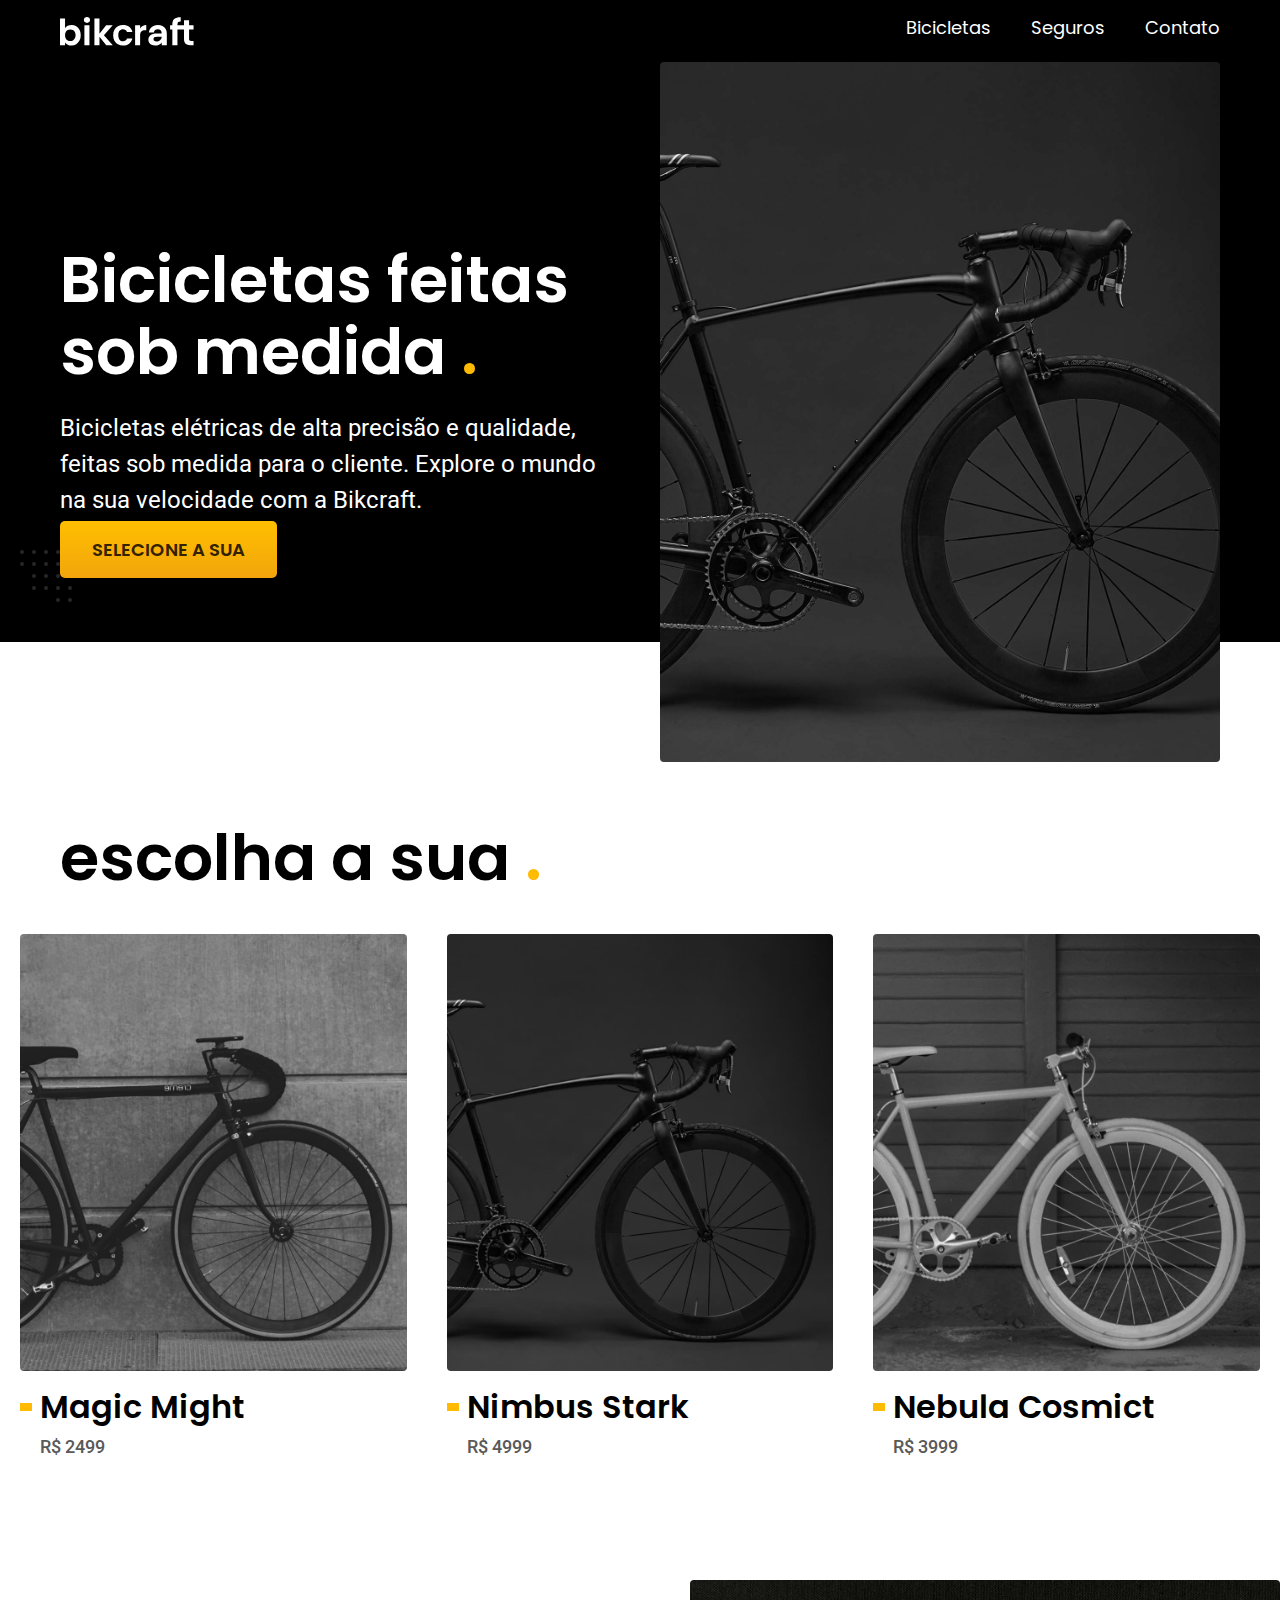
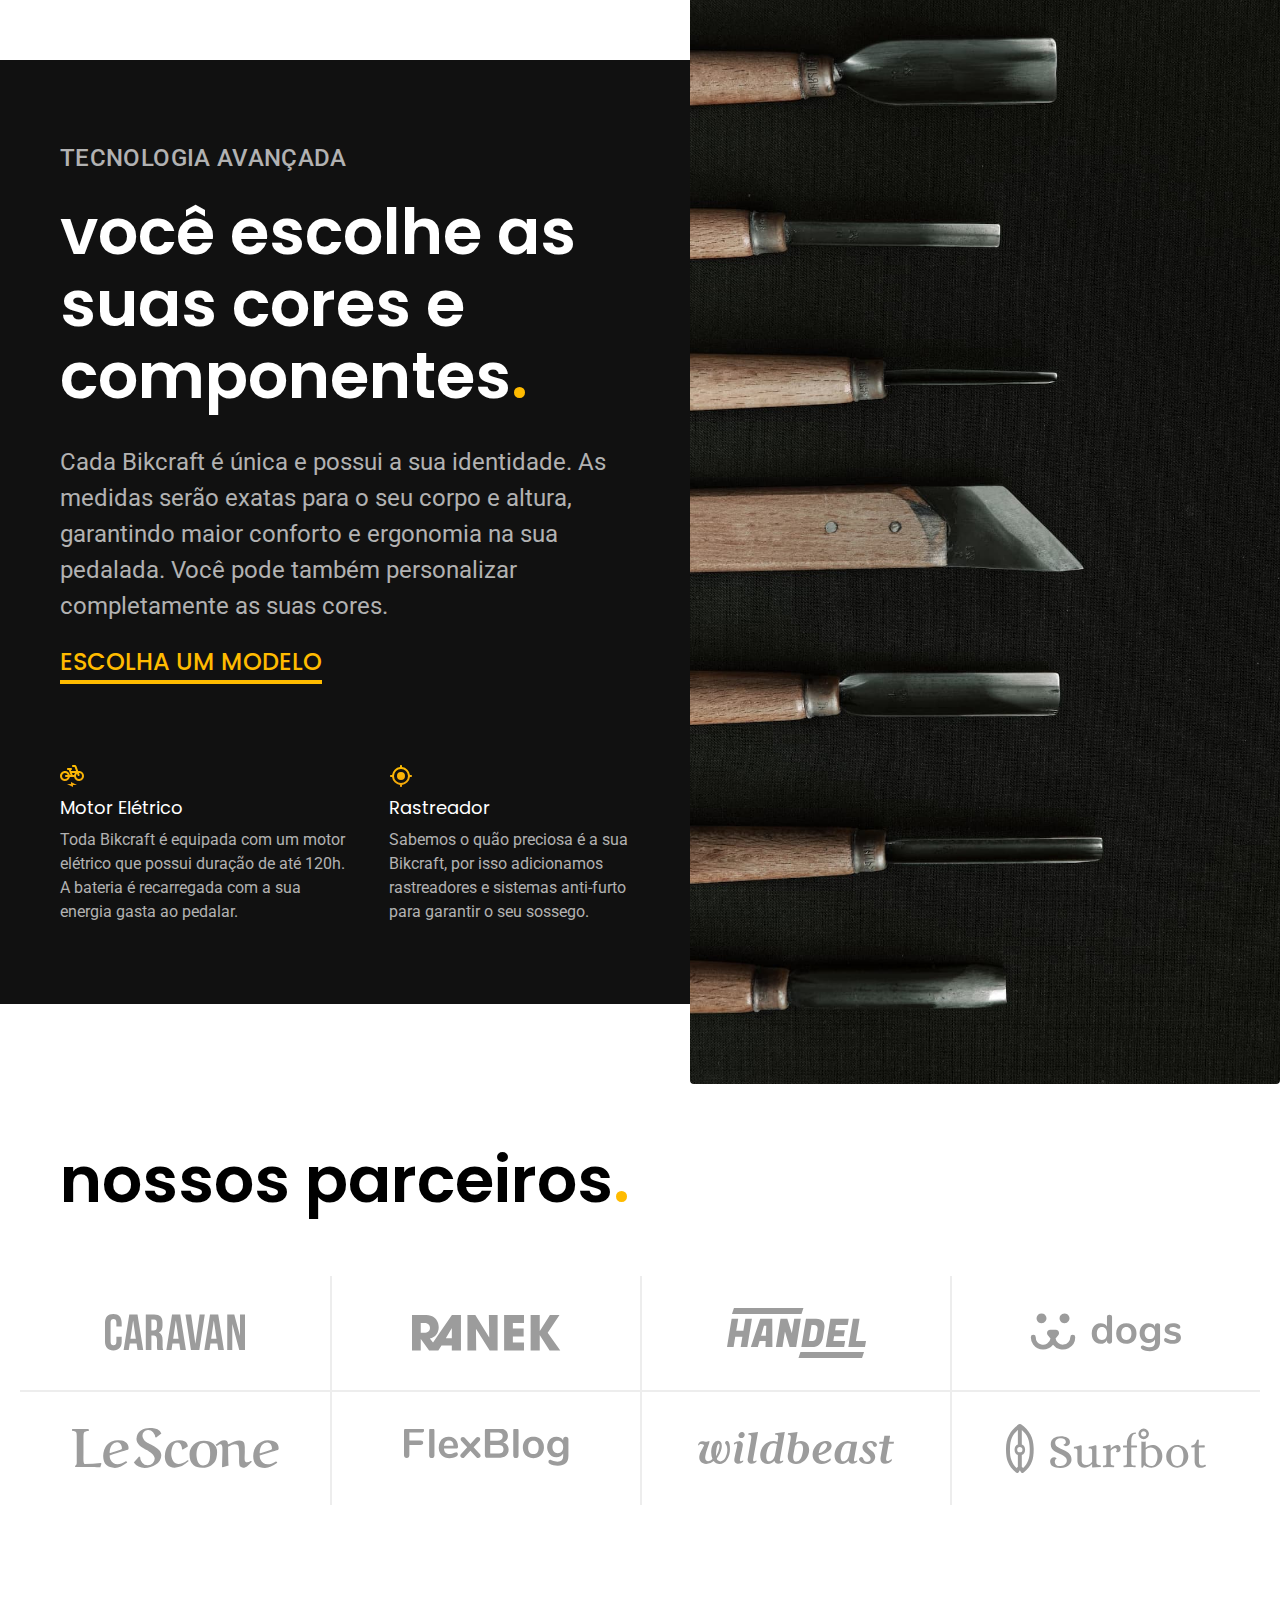
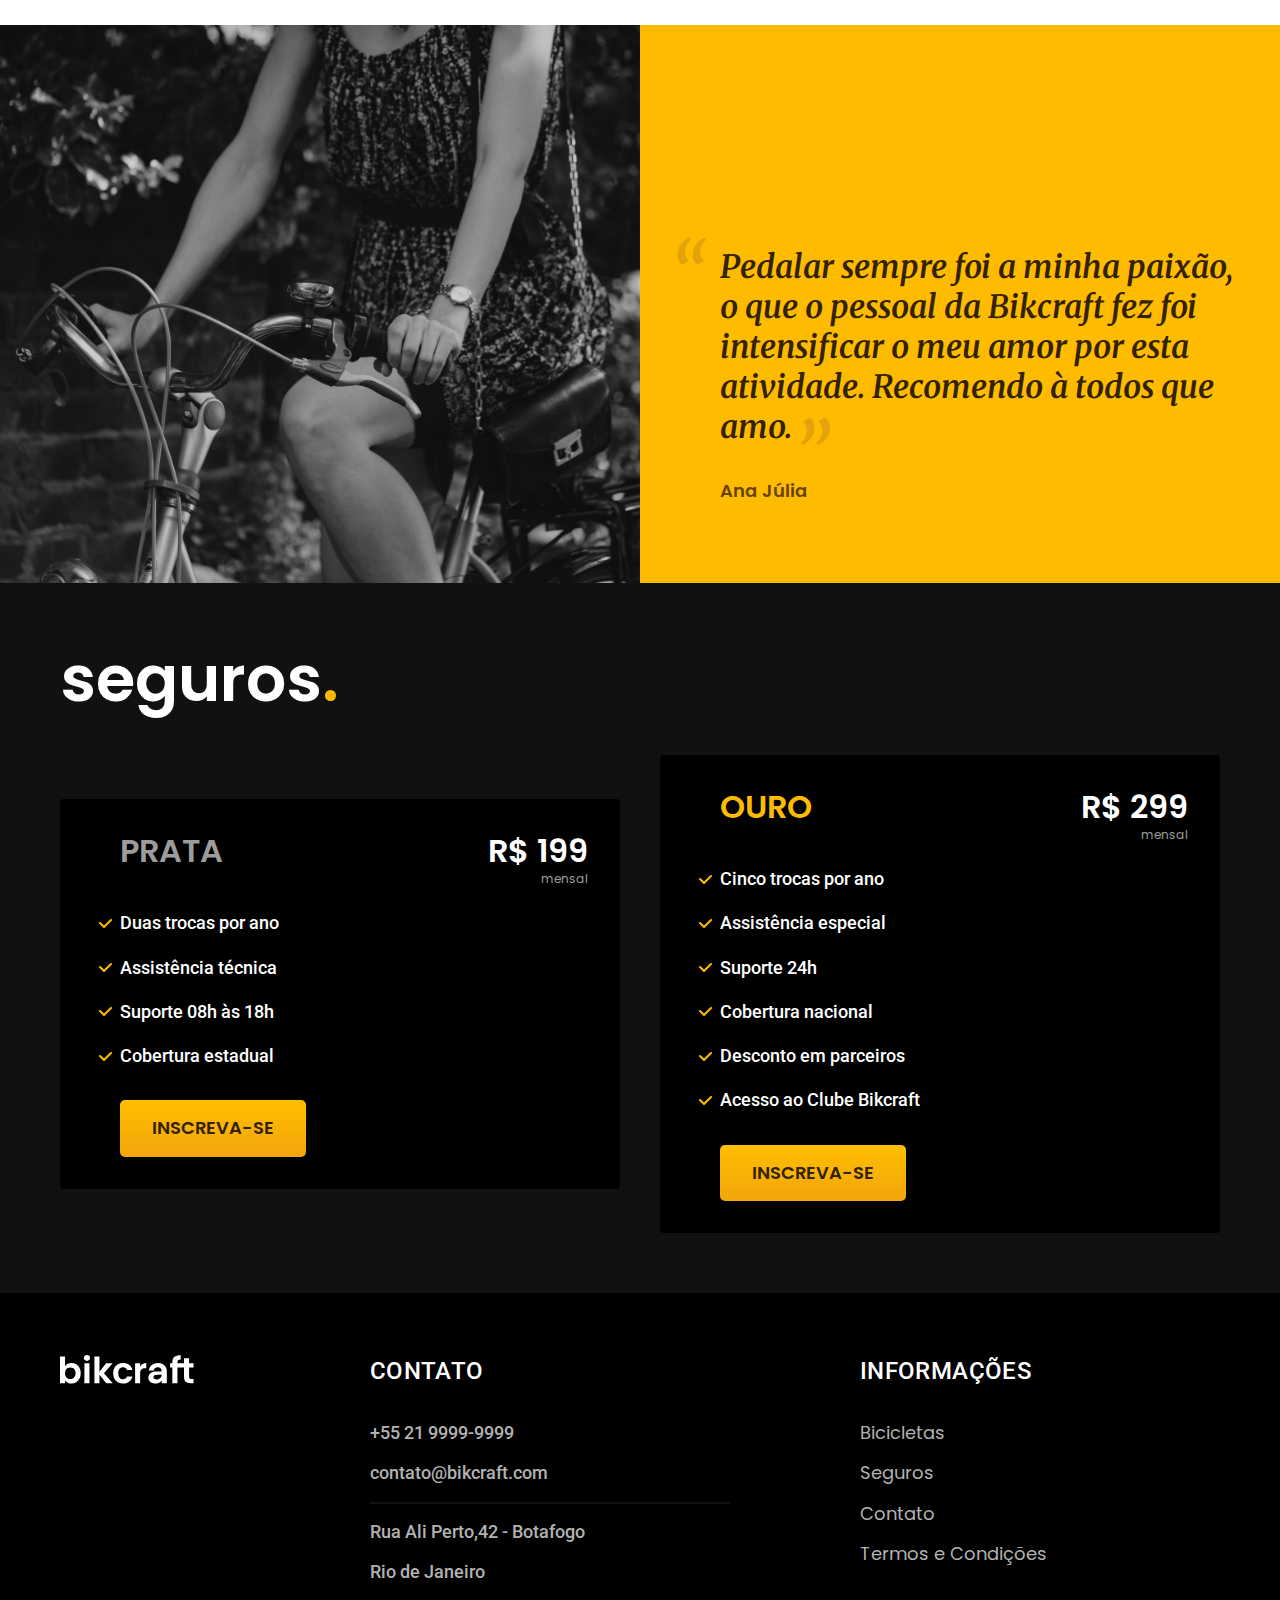
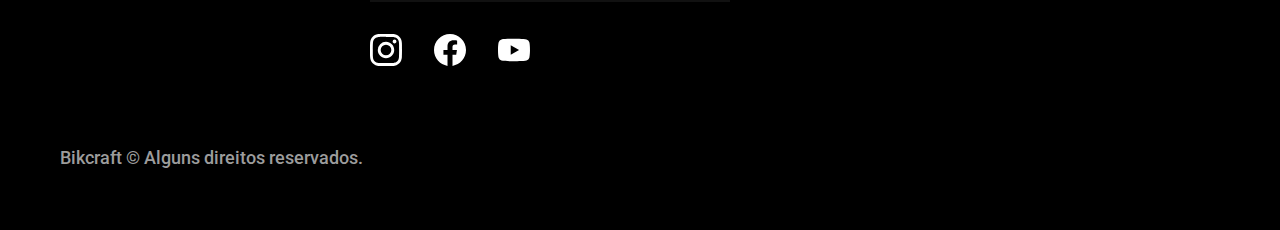
<file: index.html>
<!DOCTYPE html>
<html lang="br-pt">

<head>
  <meta charset="UTF-8">
  <meta name="viewport" content="width=device-width, initial-scale=1.0">
  <title>Bikcraft</title>
  <meta name="decription" content="Bicicletas elétricas de alta performace e qualidade">

  <link rel="stylesheet" href="./css/style.css">
  <link rel="stylesheet" href="reset.css">

  <link rel="preconnect" href="https://fonts.googleapis.com">
  <link rel="preconnect" href="https://fonts.gstatic.com" crossorigin>
  <link
    href="https://fonts.googleapis.com/css2?family=Merriweather:ital,wght@1,900&family=Poppins:wght@400;600&family=Roboto:wght@400;500&display=swap"
    rel="stylesheet">
</head>

<body>
  <header class="header-bg">
    <div class="conteiner header">
      <a href="./">
        <img src="./img/bikcraft.svg" alt="">
      </a>
      <nav aria-label="Primaria">
        <ul class="header-menu font-1-m">
          <li><a href="bicicletas.html">Bicicletas</a></li>
          <li><a href="seguros.html">Seguros</a></li>
          <li><a href="contato.html">Contato</a></li>
        </ul>
      </nav>
    </div>
  </header>

  <main aria-label="Primaria" class="introducao-bg">
    <div class="conteiner introducao cor-0">
      <div class="introducao-conteudo">
        <h1 class="font-1-xxl">Bicicletas feitas sob medida <span class="ponto">.</span></h1>
        <p class="font-2-l">Bicicletas elétricas de alta precisão e qualidade, feitas sob medida para o cliente. Explore
          o mundo na sua velocidade com a Bikcraft.</p>
        <a class="botao" href="bicicletas.html">SELECIONE A SUA</a>
      </div>
      <picture>
        <source media="(max-widht: 800px)" srcset="./img/bicicletas/nimbus.jpg">
        <img src="./img/fotos/introducao.jpg" alt="Bicicleta preta">
      </picture>
    </div>
  </main>

  <article class="bicicletas-lista">
    <div>
      <h2 class="font-1-xxl cor-c11 conteiner">escolha a sua <span class="ponto">.</span></h2>

      <ul>
        <li>
          <a href="./bicicletas/magic.html">
            <img src="./img/bicicletas/magic-home.jpg" alt="Bicicleta Magic ">
            <h3 class="font-1-xl">Magic Might</h3>
            <p class="font-2-m cor-8">R$ 2499</p>
          </a>
        </li>

        <li>
          <a href="./bicicletas/nimbus.html">
            <img src="./img/bicicletas/nimbus-home.jpg" alt="Bicicleta Nimbus ">
            <h3 class="font-1-xl">Nimbus Stark</h3>
            <p class="font-2-m cor-8">R$ 4999</p>
          </a>
        </li>

        <li>
          <a href="./bicicletas/nebula.html">
            <img src="./img/bicicletas/nebula-home.jpg" alt="Bicicleta Magic ">
            <h3 class="font-1-xl">Nebula Cosmict</h3>
            <p class="font-2-m cor-8">R$ 3999</p>
          </a>
        </li>
      </ul>
    </div>
  </article>

  <article class="tecnologia-bg ">
    <div class="tecnologia container">
      <div class="tecnologia-conteudo">
        <span class="font-2-l-b cor-5">Tecnologia Avançada</span>
        <h2 class="font-1-xxl cor-0">você escolhe as suas cores e componentes<span class="cor-p1">.</span></h2>
        <p class="font-2-l cor-5">Cada Bikcraft é única e possui a sua identidade. As medidas serão exatas para o seu
          corpo e altura, garantindo maior conforto e ergonomia na sua pedalada. Você pode também personalizar
          completamente as suas cores.</p>
        <a class="link" href="./bicicletas.html">Escolha um modelo</a>
        <div class="tecnologia-vantagens">
          <div>
            <img src="./img/icones/eletrica.svg" alt="">
            <h3 class="font-1-m cor-0">Motor Elétrico</h3>
            <p class="font-2-s cor-5">Toda Bikcraft é equipada com um motor elétrico que possui duração de até 120h. A
              bateria é recarregada com a sua energia gasta ao pedalar.</p>
          </div>
          <div>
            <img src="./img/icones/rastreador.svg" alt="">
            <h3 class="font-1-m cor-0">Rastreador</h3>
            <p class="font-2-s cor-5">Sabemos o quão preciosa é a sua Bikcraft, por isso adicionamos rastreadores e
              sistemas anti-furto para garantir o seu sossego.</p>
          </div>
        </div>
      </div>
      <div class="tecnologia-imagem">
        <img src="./img/fotos/tecnologia.jpg" alt="">
      </div>
    </div>
  </article>

  <section class="parceiros" aria-label="Parceiros">
    <h2 class="font-1-xxl cor-c11 conteiner">nossos parceiros<span class="ponto">.</span></h2>
    <ul>
      <li><img src="./img/parceiros/caravan.svg" alt="caravan"></li>
      <li><img src="./img/parceiros/ranek.svg" alt="ranek"></li>
      <li><img src="./img/parceiros/handel.svg" alt="handel"></li>
      <li><img src="./img/parceiros/dogs.svg" alt="dogs"></li>
      <li><img src="./img/parceiros/lescone.svg" alt="lescone"></li>
      <li><img src="./img/parceiros/flexblog.svg" alt="flexblog"></li>
      <li><img src="./img/parceiros/wildbeast.svg" alt="wildbeast"></li>
      <li><img src="./img/parceiros/surfbot.svg" alt="surfbot"></li>
    </ul>
  </section>

  <section class="depoimento" aria-label="Depoimento">
    <div>
      <img src="./img/fotos/depoimento.jpg" alt="">
    </div>
    <div class="depoimento-conteudo">
      <blockquote class="font-1-xl cor-p5">
        <p> Pedalar sempre foi a minha paixão, o que o pessoal da Bikcraft fez foi intensificar o meu amor por esta
          atividade. Recomendo à todos que amo.</p>
      </blockquote>
      <span class="font-1-m-b cor-p4">Ana Júlia</span>
    </div>
    <!-- tag blockquote para referianr que é um texto de algum autor  -->
  </section>

  <article class="seguros-bg">
    <div class="seguros container">
      <h2 class="font-1-xxl cor-0">seguros<span class="cor-p1">.</span></h2>
      <div class="seguros-item">
        <h3 class="font-1-xl cor-6">PRATA</h3>
        <span class="font-1-xl cor-0">R$ 199 <span class="font-1-xs cor-6">mensal</span></span>
        <ul class="font-2-m cor-0">
          <li>Duas trocas por ano</li>
          <li>Assistência técnica</li>
          <li>Suporte 08h às 18h</li>
          <li>Cobertura estadual</li>
        </ul>
        <a class="botao secundario" href="./orcamento.html">Inscreva-se</a>
      </div>

      <div class="seguros-item">
        <h3 class="font-1-xl cor-p1">OURO</h3>
        <span class="font-1-xl cor-0">R$ 299 <span class="font-1-xs cor-6">mensal</span></span>
        <ul class="font-2-m cor-0">
          <li>Cinco trocas por ano</li>
          <li>Assistência especial</li>
          <li>Suporte 24h</li>
          <li>Cobertura nacional</li>
          <li>Desconto em parceiros</li>
          <li>Acesso ao Clube Bikcraft</li>
        </ul>
        <a class="botao" href="./orcamento.html">Inscreva-se</a>
      </div>
    </div>
  </article>

  <footer class="footer-bg">
    <div class="footer conteiner">
      <img src="./img/bikcraft.svg" alt="bikcraft">
      <div class="footer-contato">
        <h3 class="font-2-l-b cor-0">Contato</h3>
        <ul class="cor-5 font-2-m">
          <li><a href="tel:+552199999999">+55 21 9999-9999</a></li>
          <li><a href="mailto:contato@bikcraft.com">contato@bikcraft.com</a></li>
          <li>Rua Ali Perto,42 - Botafogo</li>
          <li>Rio de Janeiro</li>
        </ul>

        <div class="footer-redes">
          <a href="./">
            <img src="./img/redes/instagram.svg" alt="Instagram">
          </a>
          <a href="./">
            <img src="./img/redes/facebook.svg" alt="facebook">
          </a>
          <a href="./">
            <img src="./img/redes/youtube.svg" alt="youtube">
          </a>
        </div>
      </div>
      <div class="footer-informacoes">
        <h3 class="font-2-l-b cor-0">Informações</h3>
        <nav>
          <ul class="font-1-m cor-5">
            <li><a href="./bicicletas.html">Bicicletas</a></li>
            <li><a href="./seguros.html">Seguros</a></li>
            <li><a href="./contato.html">Contato</a></li>
            <li><a href="./termos.html">Termos e Condições</a></li>
          </ul>
        </nav>
      </div>
      <p class="footer-copy font-2-m cor-6">Bikcraft © Alguns direitos reservados.</p>
    </div>

  </footer>

  <script src="./js/script.js"></script>
</body>

</html>
</file>
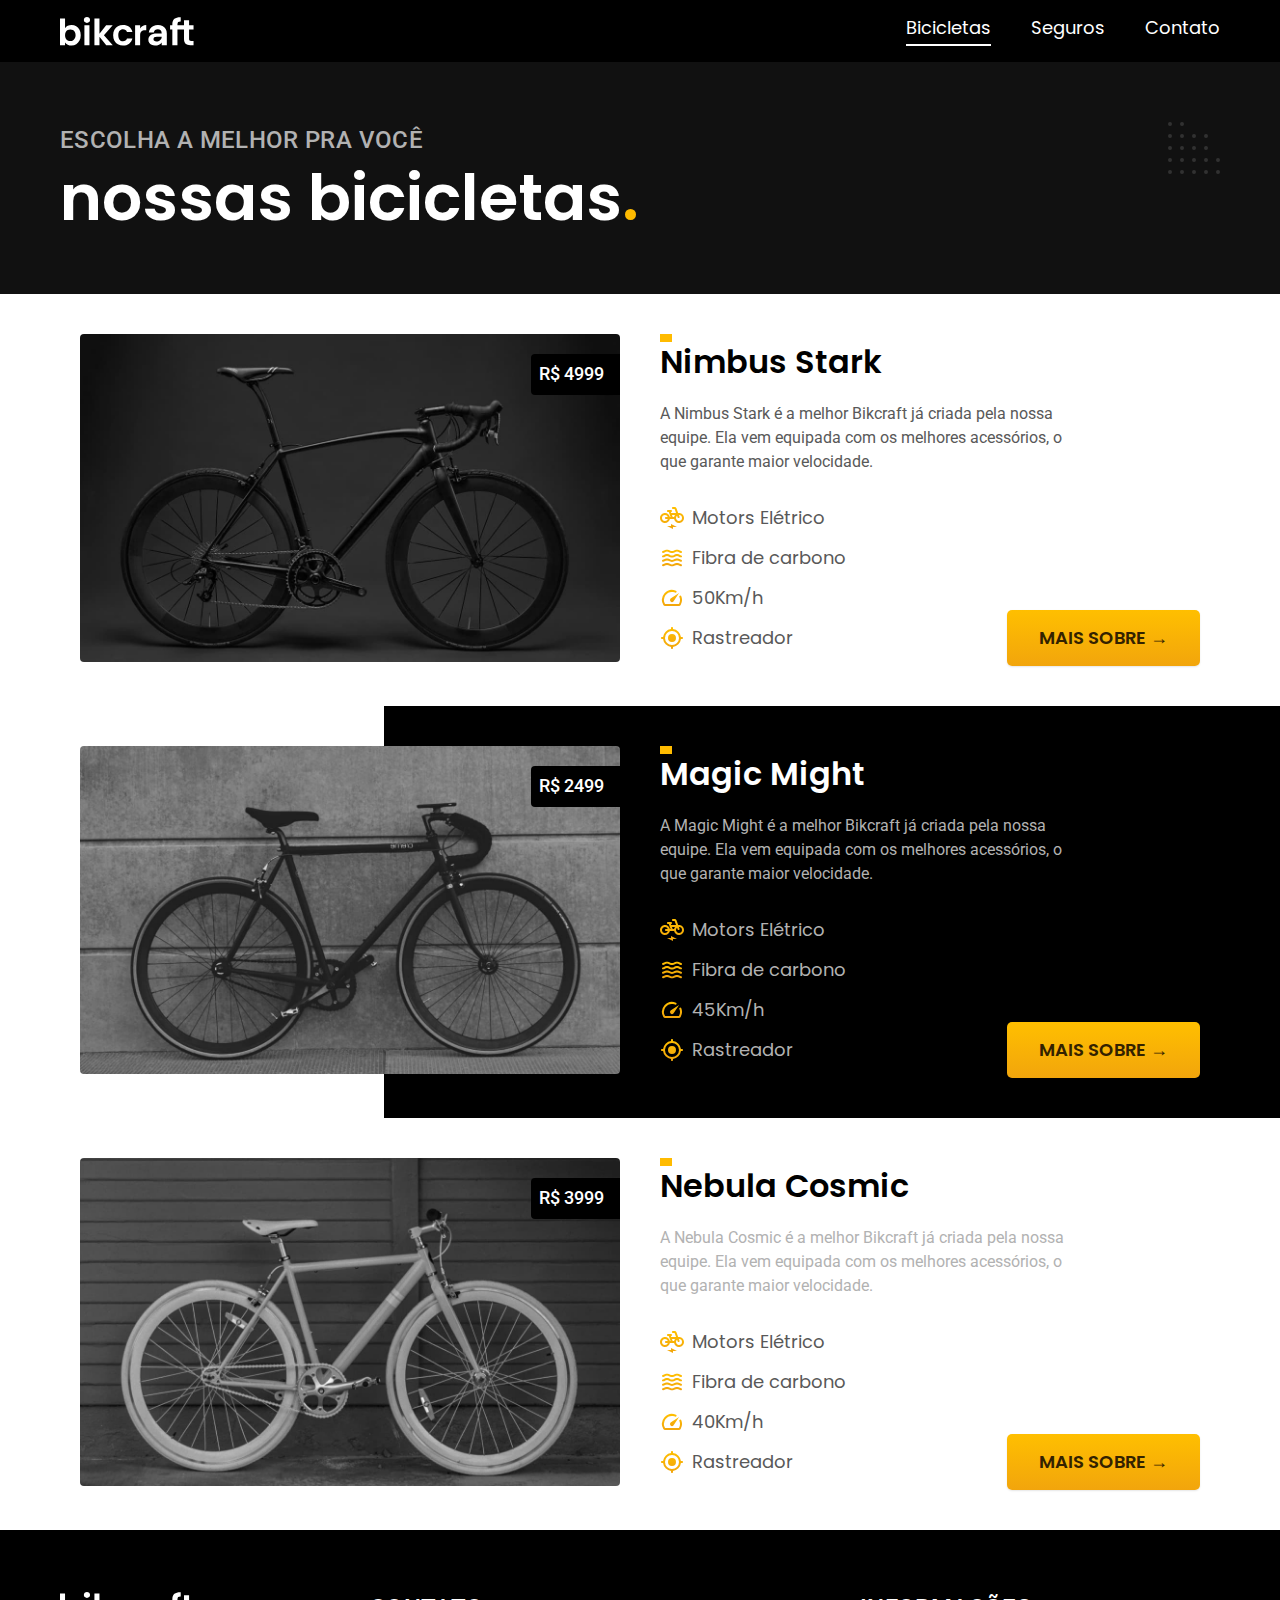
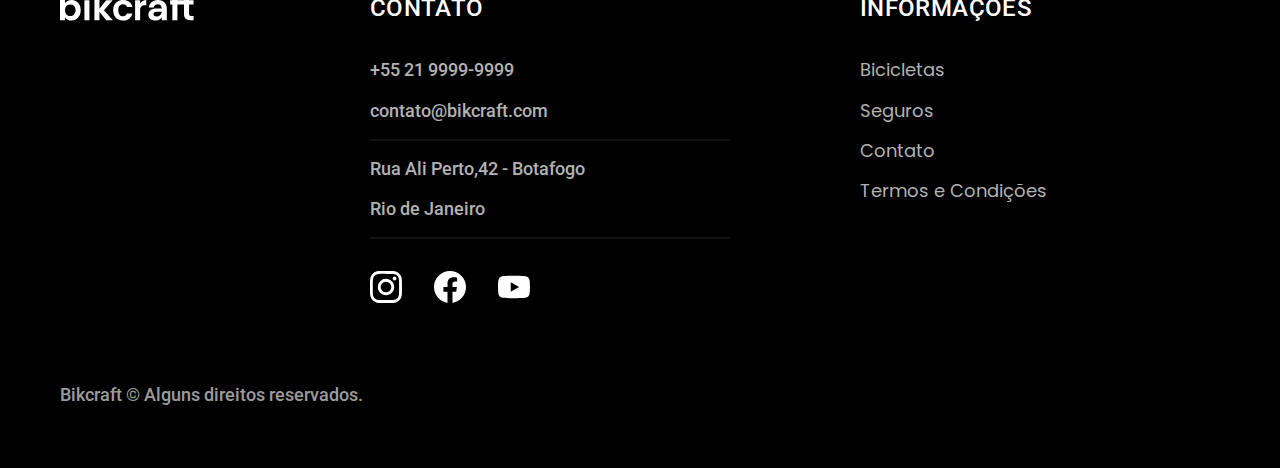
<file: bicicletas.html>
<!DOCTYPE html>
<html lang="bt-br">

<head id="bicicletas">
  <meta charset="UTF-8">
  <meta name="viewport" content="width=device-width, initial-scale=1.0">
  <title>Bicicletas</title>
  <meta name="decription" content="Bicicletas da bikcraft">
  <link rel="stylesheet" href="./css/style.css">
  <link rel="stylesheet" href="reset.css">

  <link rel="preconnect" href="https://fonts.googleapis.com">
  <link rel="preconnect" href="https://fonts.gstatic.com" crossorigin>
  <link
    href="https://fonts.googleapis.com/css2?family=Merriweather:ital,wght@1,900&family=Poppins:wght@400;600&family=Roboto:wght@400;500&display=swap"
    rel="stylesheet">
</head>

<body id="bicicletas">
  <header class="header-bg">
    <div class="conteiner header">
      <a href="./">
        <img src="./img/bikcraft.svg" alt="">
      </a>
      <nav aria-label="Primaria">
        <ul class="header-menu font-1-m">
          <li><a href="bicicletas.html">Bicicletas</a></li>
          <li><a href="seguros.html">Seguros</a></li>
          <li><a href="contato.html">Contato</a></li>
        </ul>
      </nav>
    </div>
  </header>
  <main>
    <div class="titulo-bg">
      <div class="titulo conteiner">
        <p class="font-2-l-b cor-5">escolha a melhor pra você</p>
        <h1 class="font-1-xxl cor-0">nossas bicicletas<span class="ponto">.</span></h1>
      </div>
    </div>


    <div class="bicicletas conteiner">
      <div class="bicicletas-img">
        <img src="./img/bicicletas/nimbus.jpg" alt="Bicicleta Nimbus">
        <span class="font-2-m cor-0">R$ 4999</span>
      </div>
      <div class="bicicletas-conteudo">
        <h2 class="font-1-xl">Nimbus Stark</h2>
        <p class="font-2-s cor-8">A Nimbus Stark é a melhor Bikcraft já criada pela nossa equipe. Ela vem equipada com
          os melhores acessórios, o que garante maior velocidade.</p>
        <ul class="cor-8 font-1-m">
          <li>
            <img src="./img/icones/eletrica.svg" alt="">
            Motors Elétrico
          </li>
          <li>
            <img src="./img/icones/carbono.svg" alt="">
            Fibra de carbono
          </li>
          <li>
            <img src="./img/icones/velocidade.svg" alt="">
            50Km/h
          </li>
          <li>
            <img src="./img/icones/rastreador.svg" alt="">
            Rastreador
          </li>
        </ul>
        <a class="botao bicicletas-botao" href="./bicicletas/nimbus.html">MAIS SOBRE &rarr;</a>
      </div>
    </div>

    <div class="bicicletas-bg">
      <div class="bicicletas conteiner">
        <div class="bicicletas-img">
          <img src="./img/bicicletas/magic.jpg" alt="Bicicleta Magic">
          <span class="font-2-m cor-0">R$ 2499</span>
        </div>

        <div class="bicicletas-conteudo">
          <h2 class="font-1-xl cor-0">Magic Might</h2>
          <p class="font-2-s cor-5">A Magic Might é a melhor Bikcraft já criada pela nossa equipe. Ela vem equipada com
            os melhores acessórios, o que garante maior velocidade.</p>
          <ul class="cor-5 font-1-m">
            <li>
              <img src="./img/icones/eletrica.svg" alt="">
              Motors Elétrico
            </li>
            <li>
              <img src="./img/icones/carbono.svg" alt="">
              Fibra de carbono
            </li>
            <li>
              <img src="./img/icones/velocidade.svg" alt="">
              45Km/h
            </li>
            <li>
              <img src="./img/icones/rastreador.svg" alt="">
              Rastreador
            </li>
          </ul>
          <a class="botao bicicletas-botao" href="./bicicletas/magic.html">MAIS SOBRE &rarr;</a>
        </div>
      </div>

    </div>


    <div class="bicicletas conteiner">
      <div class="bicicletas-img">
        <img src="./img/bicicletas/nebula.jpg" alt="Bicicleta Nebula">
        <span class="font-2-m cor-0">R$ 3999</span>
      </div>

      <div class="bicicletas-conteudo">
        <h2 class="font-1-xl">Nebula Cosmic</h2>
        <p class="font-2-s cor-5">A Nebula Cosmic é a melhor Bikcraft já criada pela nossa equipe. Ela vem equipada com
          os melhores acessórios, o que garante maior velocidade.</p>
        <ul class="cor-8 font-1-m">
          <li>
            <img src="./img/icones/eletrica.svg" alt="">
            Motors Elétrico
          </li>
          <li>
            <img src="./img/icones/carbono.svg" alt="">
            Fibra de carbono
          </li>
          <li>
            <img src="./img/icones/velocidade.svg" alt="">
            40Km/h
          </li>
          <li>
            <img src="./img/icones/rastreador.svg" alt="">
            Rastreador
          </li>
        </ul>
        <a class="botao bicicletas-botao" href="./bicicletas/nebula.html">MAIS SOBRE &rarr;</a>
      </div>
    </div>


  </main>
  <footer class="footer-bg">
    <div class="footer conteiner">
      <img src="./img/bikcraft.svg" alt="bikcraft">
      <div class="footer-contato">
        <h3 class="font-2-l-b cor-0">Contato</h3>
        <ul class="cor-5 font-2-m">
          <li><a href="tel:+552199999999">+55 21 9999-9999</a></li>
          <li><a href="mailto:contato@bikcraft.com">contato@bikcraft.com</a></li>
          <li>Rua Ali Perto,42 - Botafogo</li>
          <li>Rio de Janeiro</li>
        </ul>

        <div class="footer-redes">
          <a href="./">
            <img src="./img/redes/instagram.svg" alt="Instagram">
          </a>
          <a href="./">
            <img src="./img/redes/facebook.svg" alt="facebook">
          </a>
          <a href="./">
            <img src="./img/redes/youtube.svg" alt="youtube">
          </a>
        </div>
      </div>
      <div class="footer-informacoes">
        <h3 class="font-2-l-b cor-0">Informações</h3>
        <nav>
          <ul class="font-1-m cor-5">
            <li><a href="./bicicletas.html">Bicicletas</a></li>
            <li><a href="./seguros.html">Seguros</a></li>
            <li><a href="./contato.html">Contato</a></li>
            <li><a href="./termos.html">Termos e Condições</a></li>
          </ul>
        </nav>
      </div>
      <p class="footer-copy font-2-m cor-6">Bikcraft © Alguns direitos reservados.</p>
    </div>

  </footer>
  <script src="./js/script.js"></script>
</body>

</html>
</file>
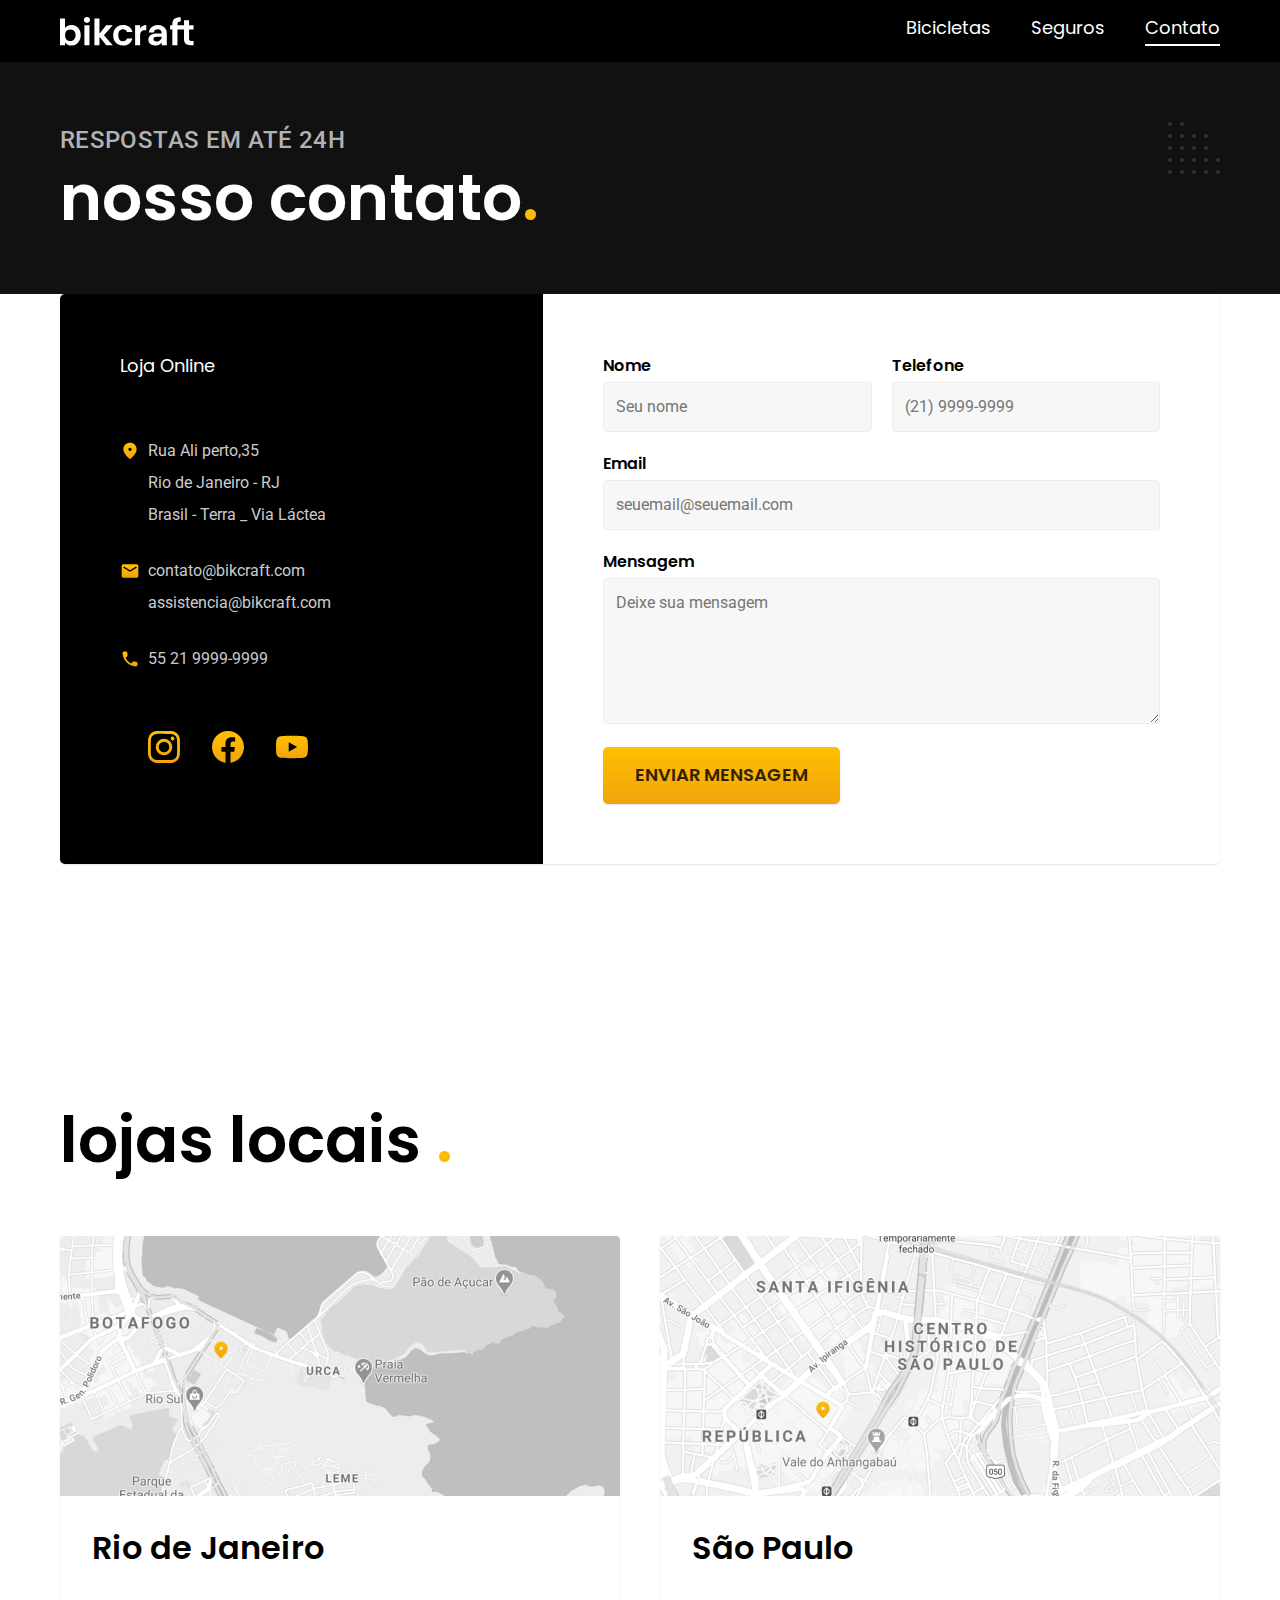
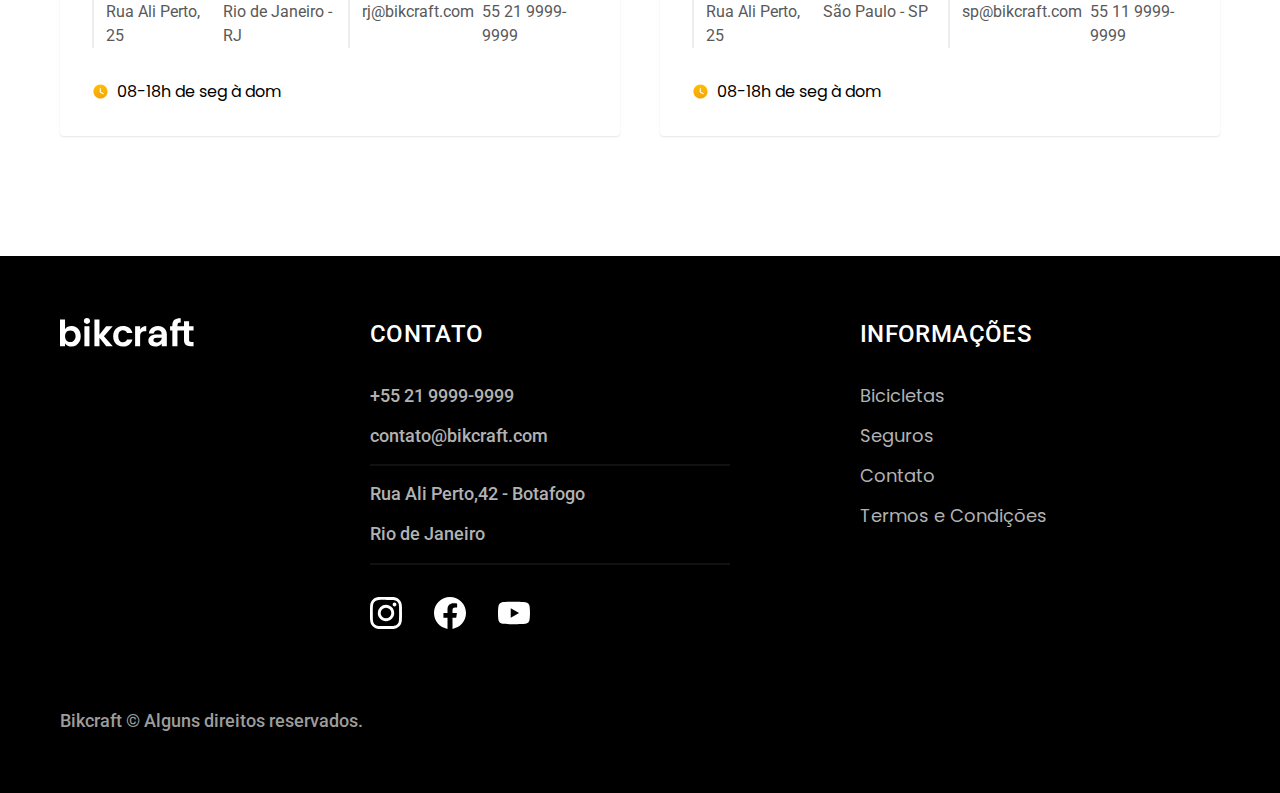
<file: contato.html>
<!DOCTYPE html>
<html lang="bt-br">

<head>
  <meta charset="UTF-8">
  <meta name="viewport" content="width=device-width, initial-scale=1.0">
  <title>Termos e condições-Bikcraft</title>
  <meta name="decription" content="Termos e condições da bikcraft">
  <link rel="stylesheet" href="./css/style.css">
  <link rel="stylesheet" href="reset.css">

  <link rel="preconnect" href="https://fonts.googleapis.com">
  <link rel="preconnect" href="https://fonts.gstatic.com" crossorigin>
  <link
    href="https://fonts.googleapis.com/css2?family=Merriweather:ital,wght@1,900&family=Poppins:wght@400;600&family=Roboto:wght@400;500&display=swap"
    rel="stylesheet">
</head>

<body id="contato">
  <header class="header-bg">
    <div class="conteiner header">
      <a href="./">
        <img src="./img/bikcraft.svg" alt="">
      </a>
      <nav aria-label="Primaria">
        <ul class="header-menu font-1-m">
          <li><a href="bicicletas.html">Bicicletas</a></li>
          <li><a href="seguros.html">Seguros</a></li>
          <li><a href="contato.html">Contato</a></li>
        </ul>
      </nav>
    </div>
  </header>
  <main>
    <div class="titulo-bg">
      <div class="titulo conteiner">
        <p class="font-2-l-b cor-5">respostas em até 24h</p>
        <h1 class="font-1-xxl cor-0">nosso contato<span class="ponto">.</span></h1>
      </div>
    </div>
    <div class="contato conteiner">
      <section class="contato-dados" aria-label="Endereço">
        <h2 class="font-1-m cor-0">Loja Online</h2>
        <div class="contato-endereco font-2-s cor-4">
          <p>Rua Ali perto,35</p>
          <p>Rio de Janeiro - RJ</p>
          <p>Brasil - Terra _ Via Láctea</p>
        </div>
        <address class="contato-meios font-2-s cor-4">
          <a href="mailto:contato@bikcraft.com">contato@bikcraft.com</a>
          <a href="mailto:assistencia@bikcraft.com">assistencia@bikcraft.com</a>
          <a href="tel:+552199999999">55 21 9999-9999</a>
        </address>
        <div class="contato-redes">
          <a href="./">
            <img src="./img/redes/instagram-p.svg" alt="Instagram">
          </a>
          <a href="./">
            <img src="./img/redes/facebook-p.svg" alt="facebook">
          </a>
          <a href="./">
            <img src="./img/redes/youtube-p.svg" alt="youtube">
          </a>
        </div>
      </section>
      <section class="contato-fomulario" aria-label="Fomulário">
        <form class="form" action="./contato.html">
          <div>
            <label for="nome">Nome</label>
            <input type="text" id="nome" name="nome" placeholder="Seu nome">
          </div>
          <div>
            <label for="telefone">Telefone</label>
            <input type="text" id="telefone" name="telefone" placeholder="(21) 9999-9999">
          </div>
          <div class="span2">
            <label for="email">Email</label>
            <input type="text" id="email" name="email" placeholder="seuemail@seuemail.com">
          </div>
          <div class="span2">
            <label for="mensagem">Mensagem</label>
            <textarea rows="5" id="mensagem" name="mensagem" placeholder="Deixe sua mensagem"></textarea>
          </div>
          <button class="botao">Enviar mensagem</button>
        </form>
      </section>
    </div>
    <article class="lojas conteiner">
      <h2 class="font-1-xxl "> lojas locais <span class="cor-p1">.</span> </h2>

      <div class="lojas-item">
        <img src="./img/lojas/rj.jpg" alt="mapa do endereço - Rua Ali Perto, 25 - Rio de janeiro - RJ">
        <div class="lojas-conteudo">
          <h3 class="font-1-xl">Rio de Janeiro</h3>
          <div class="lojas-dados font-2-s cor-8">
            <p>Rua Ali Perto, 25</p>
            <p>Rio de Janeiro - RJ</p>
          </div>
          <div class="lojas-dados font-2-s cor-8">
            <a href="mailto:rj@bikcraft.com">rj@bikcraft.com</a>
            <a href="tel:+552199999999">55 21 9999-9999</a>
          </div>
          <p class="lojas-tempo font-1-s"><img src="./img/icones/horario.svg" alt="">08-18h de seg à dom</p>
        </div>
      </div>
      <div class="lojas-item">
        <img src="./img/lojas/sp.jpg" alt="mapa do endereço - Rua Ali Perto, 25 - São Paulo - SP">

        <div class="lojas-conteudo">
          <h3 class="font-1-xl">São Paulo</h3>
          <div class="lojas-dados font-2-s cor-8">
            <p>Rua Ali Perto, 25</p>
            <p>São Paulo - SP</p>
          </div>
          <div class="lojas-dados font-2-s cor-8">
            <a href="mailto:sp@bikcraft.com">sp@bikcraft.com</a>
            <a href="tel:+551199999999">55 11 9999-9999</a>
          </div>
          <p class="lojas-tempo font-1-s"><img src="./img/icones/horario.svg" alt="">08-18h de seg à dom</p>
        </div>
      </div>
    </article>
  </main>
  <footer class="footer-bg">
    <div class="footer conteiner">
      <img src="./img/bikcraft.svg" alt="bikcraft">
      <div class="footer-contato">
        <h3 class="font-2-l-b cor-0">Contato</h3>
        <ul class="cor-5 font-2-m">
          <li><a href="tel:+552199999999">+55 21 9999-9999</a></li>
          <li><a href="mailto:contato@bikcraft.com">contato@bikcraft.com</a></li>
          <li>Rua Ali Perto,42 - Botafogo</li>
          <li>Rio de Janeiro</li>
        </ul>

        <div class="footer-redes">
          <a href="./">
            <img src="./img/redes/instagram.svg" alt="Instagram">
          </a>
          <a href="./">
            <img src="./img/redes/facebook.svg" alt="facebook">
          </a>
          <a href="./">
            <img src="./img/redes/youtube.svg" alt="youtube">
          </a>
        </div>
      </div>
      <div class="footer-informacoes">
        <h3 class="font-2-l-b cor-0">Informações</h3>
        <nav>
          <ul class="font-1-m cor-5">
            <li><a href="./bicicletas.html">Bicicletas</a></li>
            <li><a href="./seguros.html">Seguros</a></li>
            <li><a href="./contato.html">Contato</a></li>
            <li><a href="./termos.html">Termos e Condições</a></li>
          </ul>
        </nav>
      </div>
      <p class="footer-copy font-2-m cor-6">Bikcraft © Alguns direitos reservados.</p>
    </div>

  </footer>
  <script src="./js/script.js"></script>
</body>

</html>
</file>
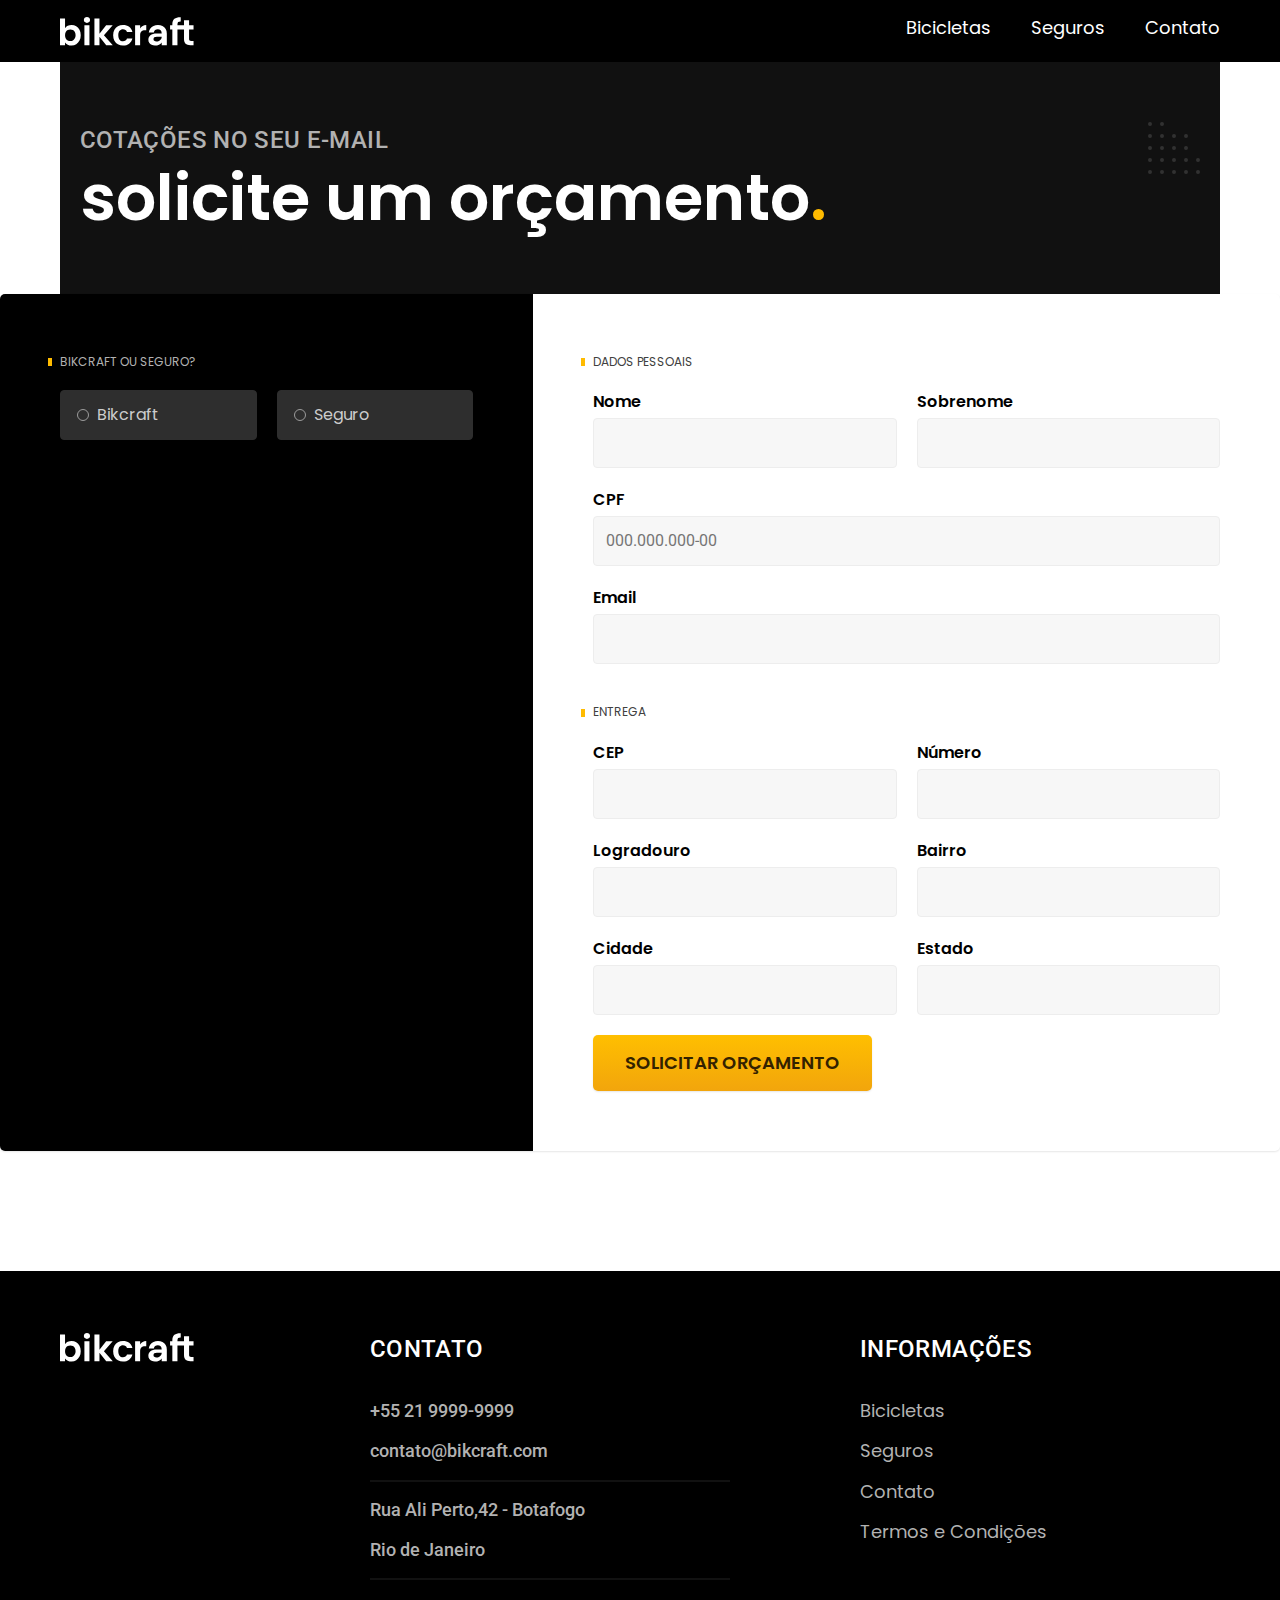
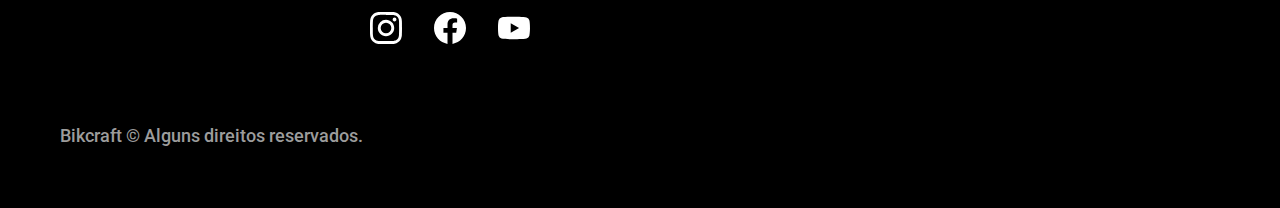
<file: orcamento.html>
<!DOCTYPE html>
<html lang="bt-br">

<head>
  <meta charset="UTF-8">
  <meta name="viewport" content="width=device-width, initial-scale=1.0">
  <title>Orçamento</title>
  <meta name="decription" content="Orçamento">
  <link rel="stylesheet" href="./css/style.css">
  <link rel="stylesheet" href="reset.css">

  <link rel="preconnect" href="https://fonts.googleapis.com">
  <link rel="preconnect" href="https://fonts.gstatic.com" crossorigin>
  <link
    href="https://fonts.googleapis.com/css2?family=Merriweather:ital,wght@1,900&family=Poppins:wght@400;600&family=Roboto:wght@400;500&display=swap"
    rel="stylesheet">
</head>

<body>
  <header class="header-bg">
    <div class="conteiner header">
      <a href="./">
        <img src="./img/bikcraft.svg" alt="">
      </a>
      <nav aria-label="Primaria">
        <ul class="header-menu font-1-m">
          <li><a href="bicicletas.html">Bicicletas</a></li>
          <li><a href="seguros.html">Seguros</a></li>
          <li><a href="contato.html">Contato</a></li>
        </ul>
      </nav>
    </div>
  </header>
  <main>
    <div class="titulo-bg">
      <div class="titulo conteiner">
        <p class="font-2-l-b cor-5">Cotações no seu e-mail</p>
        <h1 class="font-1-xxl cor-0">solicite um orçamento<span class="ponto">.</span></h1>
      </div>
    </div>

    <form class="orcamento container" action="./orcamento.html">
      <div class="orcamento-produto">
        <h2 class="font-1-xs cor-5">Bikcraft ou Seguro?</h2>

        <input type="radio" name="tipo" value="bikcraft" id="bikcraft">
        <label for="bikcraft">Bikcraft</label>

        <input type="radio" name="tipo" value="seguro" id="seguro">
        <label for="seguro">Seguro</label>

        <div class="orcamento-conteudo" id="orcamento-bikcraft">
          <h2 class="font-1-xs cor-5">Escolha a sua</h2>

          <input type="radio" name="produto" value="nimbus" id="nimbus">
          <label for="nimbus">Nimbus Stark <span>R$ 4999</span></label>
          <div class="orcamento-detalhes">
            <ul class="font-1-xs cor-8">
              <li><img src="./img/icones/eletrica.svg" alt=""> Motor Elétrico</li>
              <li><img src="./img/icones/carbono.svg" alt=""> Fibra de Carbono</li>
              <li><img src="./img/icones/velocidade.svg" alt=""> 50 km/h</li>
              <li><img src="./img/icones/rastreador.svg" alt=""> Rastreador</li>
            </ul>
            <img src="./img/bicicletas/nimbus.jpg" alt="Nimbus">
          </div>

          <input type="radio" name="produto" value="magic" id="magic">
          <label for="magic">Magic Might <span>R$ 2499</span></label>
          <div class="orcamento-detalhes">
            <ul class="font-1-xs cor-8">
              <li><img src="./img/icones/eletrica.svg" alt=""> Motor Elétrico</li>
              <li><img src="./img/icones/carbono.svg" alt=""> Fibra de Carbono</li>
              <li><img src="./img/icones/velocidade.svg" alt=""> 45 km/h</li>
              <li><img src="./img/icones/rastreador.svg" alt=""> Rastreador</li>
            </ul>
            <img src="./img/bicicletas/magic.jpg" alt="Magic">
          </div>

          <input type="radio" name="produto" value="nebula" id="nebula">
          <label for="nebula">Nebula Cosmic <span>R$ 3999</span></label>
          <div class="orcamento-detalhes">
            <ul class="font-1-xs cor-8">
              <li><img src="./img/icones/eletrica.svg" alt=""> Motor Elétrico</li>
              <li><img src="./img/icones/carbono.svg" alt=""> Fibra de Carbono</li>
              <li><img src="./img/icones/velocidade.svg" alt=""> 40 km/h</li>
              <li><img src="./img/icones/rastreador.svg" alt=""> Rastreador</li>
            </ul>
            <img src="./img/bicicletas/nebula.jpg" alt="nebula">
          </div>

        </div>

        <div class="orcamento-conteudo" id="orcamento-seguro">
          <h2 class="font-1-xs cor-5">Escolha o plano</h2>

          <input type="radio" name="produto" value="prata" id="prata">
          <label for="prata">Prata <span>R$ 199</span></label>

          <input type="radio" name="produto" value="ouro" id="ouro">
          <label for="ouro">Ouro <span>R$ 299</span></label>
        </div>
      </div>
      <div class="orcamento-dados form">
        <h2 class="font-1-xs cor-9 span2">dados pessoais</h2>
        <div>
          <label for="nome">Nome</label>
          <input type="text" id="nome" name="nome">
        </div>
        <div>
          <label for="sobrenome">Sobrenome</label>
          <input type="text" id="sobrenome" name="sobrenome">
        </div>
        <div class="span2">
          <label for="cpf">CPF</label>
          <input type="text" id="cpf" name="cpf" placeholder="000.000.000-00">
        </div>
        <div class="span2">
          <label for="email">Email</label>
          <input type="email" id="email" name="email">
        </div>
        <h2 class="font-1-xs cor-9 span2">entrega</h2>
        <div>
          <label for="cep">CEP</label>
          <input type="text" id="cep" name="cep">
        </div>
        <div>
          <label for="numero">Número</label>
          <input type="text" id="numero" name="numero">
        </div>
        <div>
          <label for="logradouro">Logradouro</label>
          <input type="text" id="logradouro" name="logradouro">
        </div>
        <div>
          <label for="bairro">Bairro</label>
          <input type="text" id="bairro" name="bairro">
        </div>
        <div>
          <label for="cidade">Cidade</label>
          <input type="text" id="cidade" name="cidade">
        </div>
        <div>
          <label for="estado">Estado</label>
          <input type="text" id="estado" name="estado">
        </div>
        <button class="botao span2">Solicitar Orçamento</button>
      </div>
    </form>
  </main>
  <footer class="footer-bg">
    <div class="footer conteiner">
      <img src="./img/bikcraft.svg" alt="bikcraft">
      <div class="footer-contato">
        <h3 class="font-2-l-b cor-0">Contato</h3>
        <ul class="cor-5 font-2-m">
          <li><a href="tel:+552199999999">+55 21 9999-9999</a></li>
          <li><a href="mailto:contato@bikcraft.com">contato@bikcraft.com</a></li>
          <li>Rua Ali Perto,42 - Botafogo</li>
          <li>Rio de Janeiro</li>
        </ul>

        <div class="footer-redes">
          <a href="./">
            <img src="./img/redes/instagram.svg" alt="Instagram">
          </a>
          <a href="./">
            <img src="./img/redes/facebook.svg" alt="facebook">
          </a>
          <a href="./">
            <img src="./img/redes/youtube.svg" alt="youtube">
          </a>
        </div>
      </div>
      <div class="footer-informacoes">
        <h3 class="font-2-l-b cor-0">Informações</h3>
        <nav>
          <ul class="font-1-m cor-5">
            <li><a href="./bicicletas.html">Bicicletas</a></li>
            <li><a href="./seguros.html">Seguros</a></li>
            <li><a href="./contato.html">Contato</a></li>
            <li><a href="./termos.html">Termos e Condições</a></li>
          </ul>
        </nav>
      </div>
      <p class="footer-copy font-2-m cor-6">Bikcraft © Alguns direitos reservados.</p>
    </div>

  </footer>
  <script src="./js/script.js"></script>
</body>

</html>
</file>
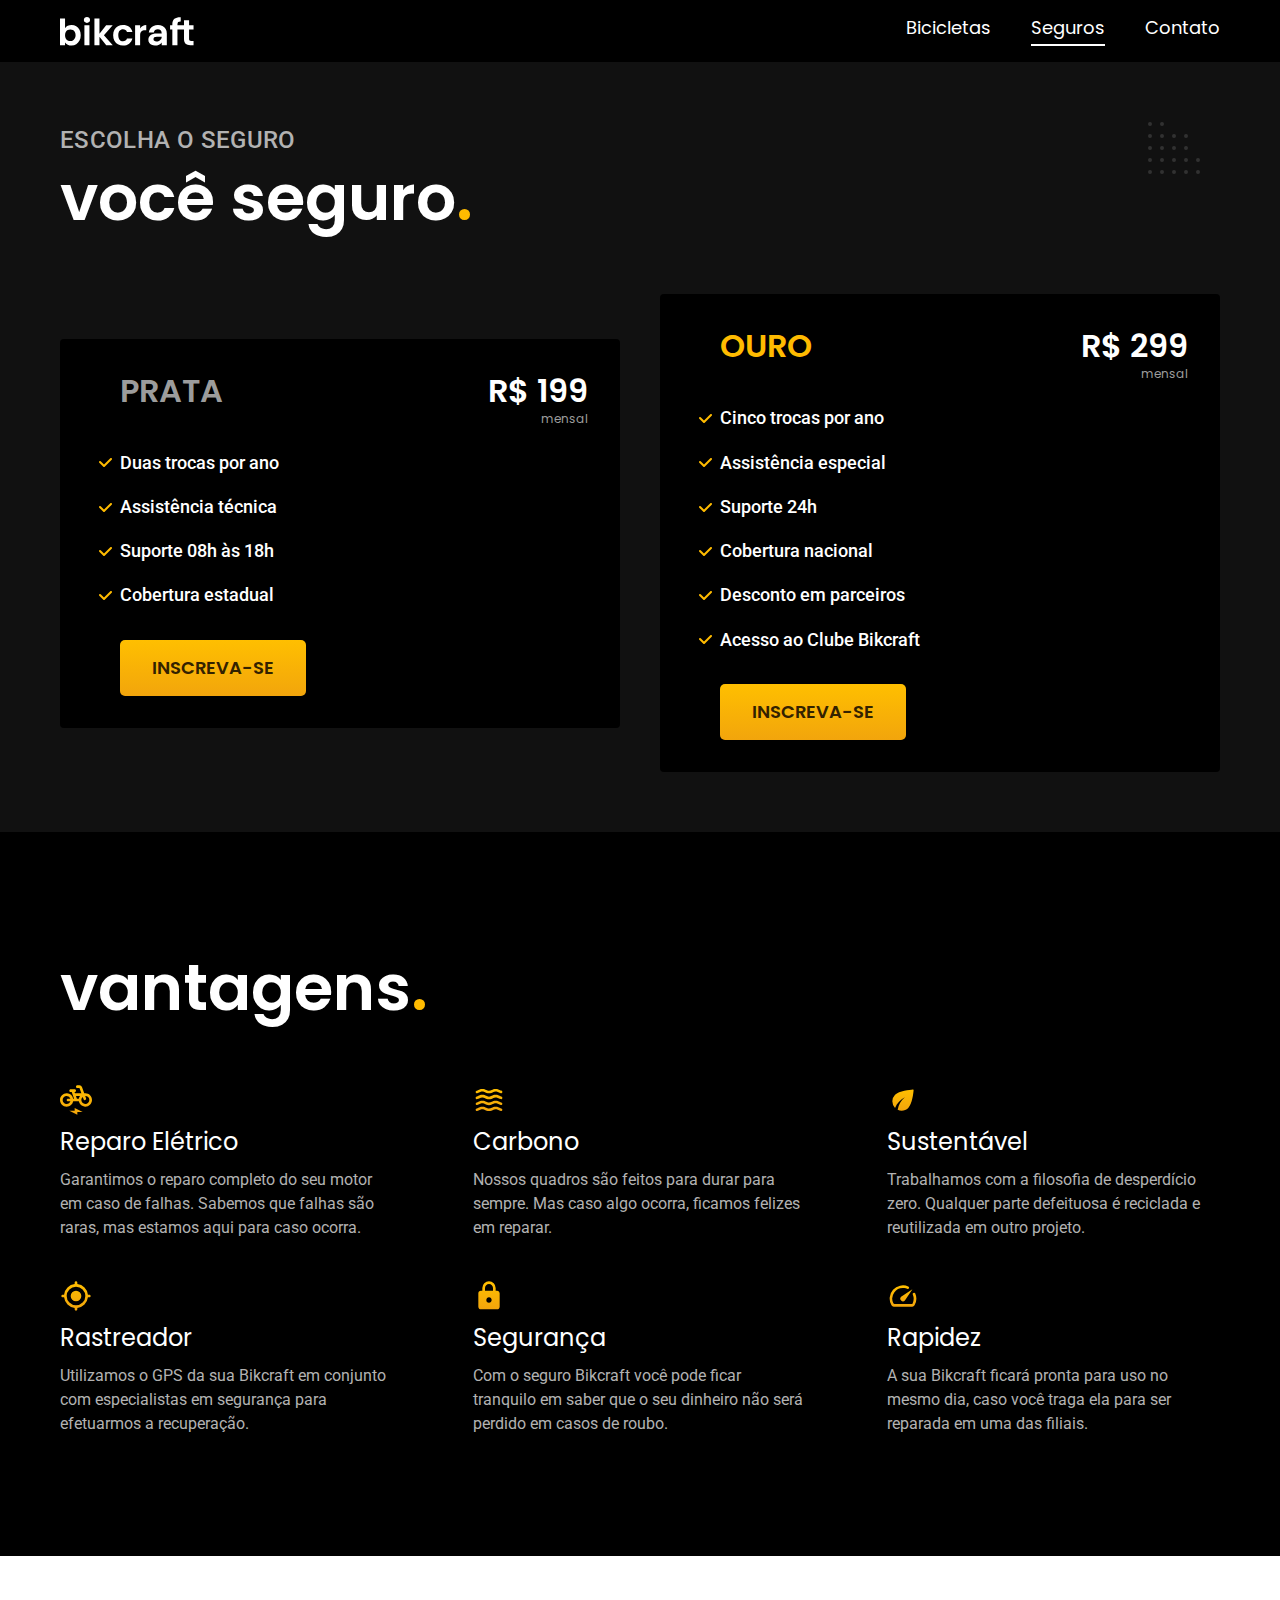
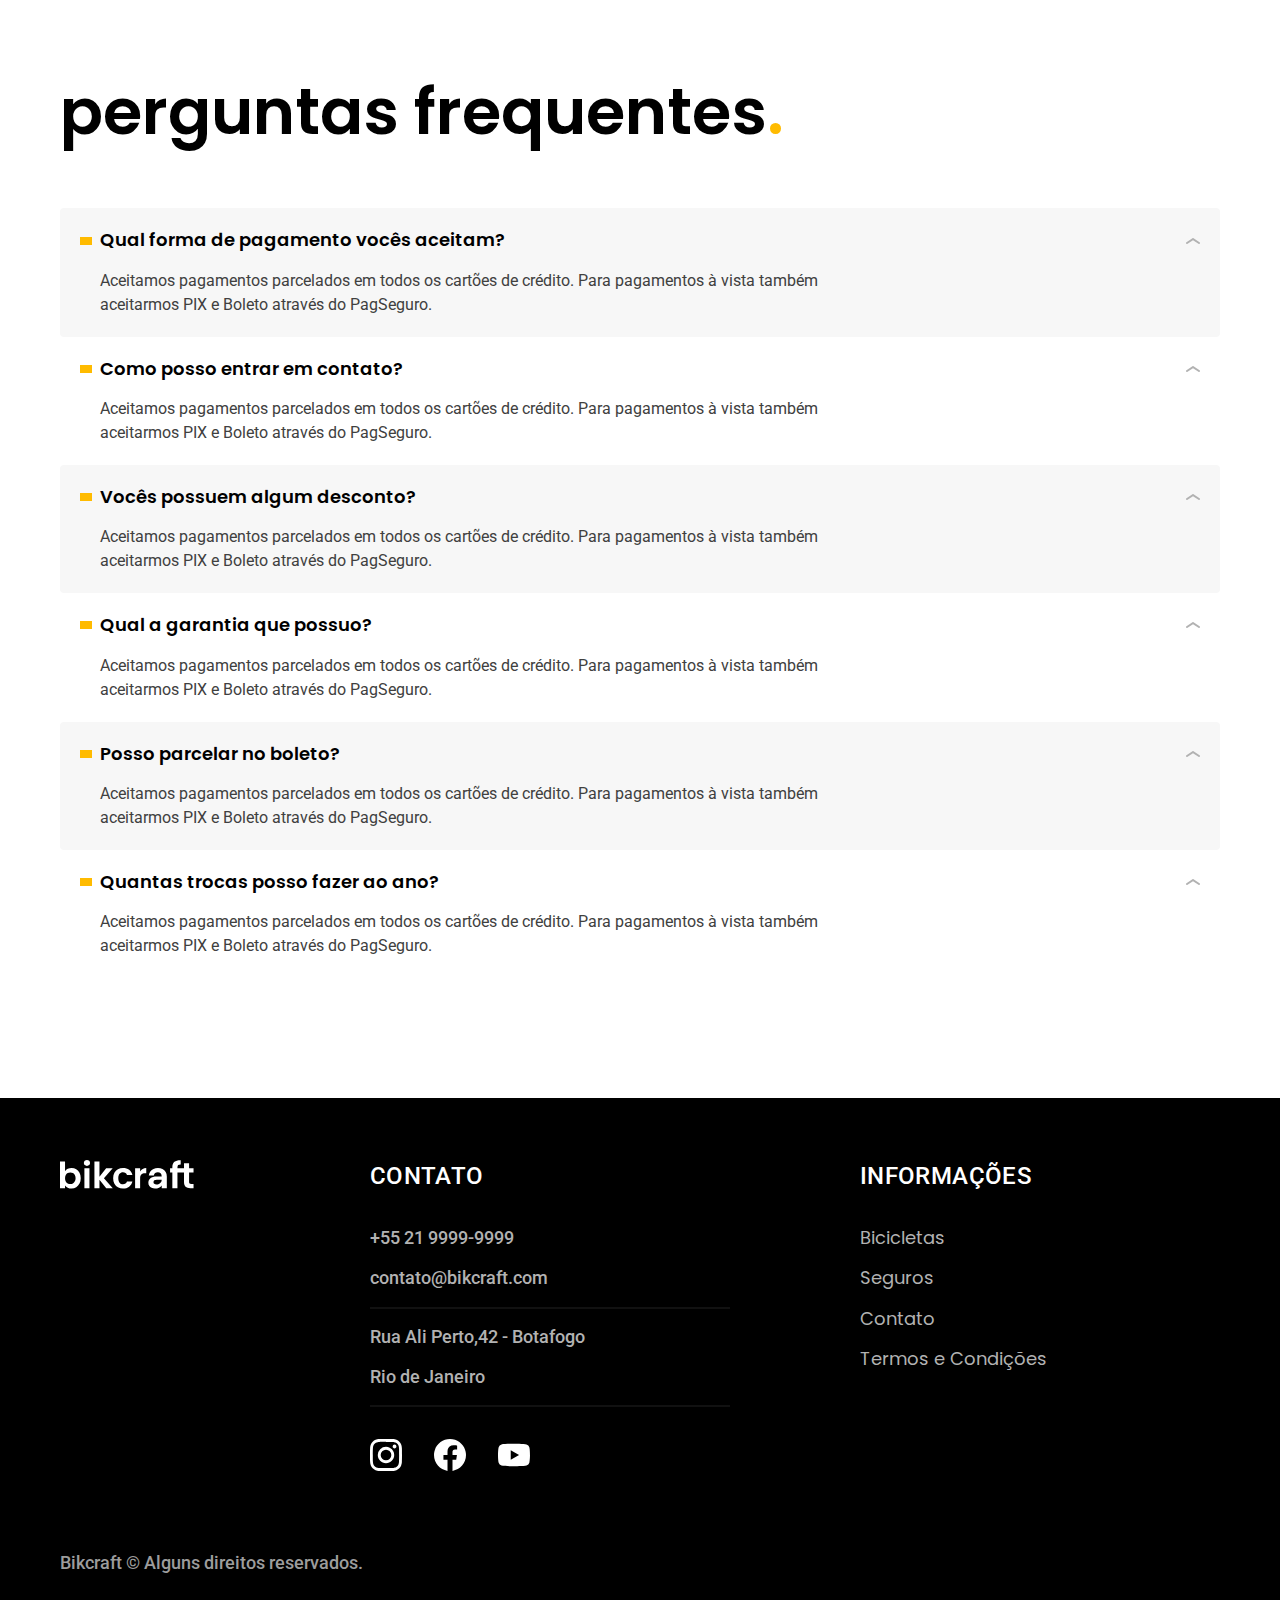
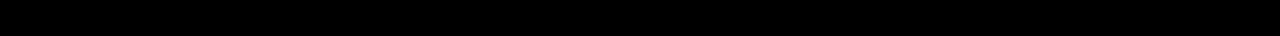
<file: seguros.html>
<!DOCTYPE html>
<html lang="bt-br">

<head>
  <meta charset="UTF-8">
  <meta name="viewport" content="width=device-width, initial-scale=1.0">
  <title>Seguros</title>
  <meta name="decription" content="Seguros da bikcraft">
  <link rel="stylesheet" href="./css/style.css">
  <link rel="stylesheet" href="reset.css">

  <link rel="preconnect" href="https://fonts.googleapis.com">
  <link rel="preconnect" href="https://fonts.gstatic.com" crossorigin>
  <link
    href="https://fonts.googleapis.com/css2?family=Merriweather:ital,wght@1,900&family=Poppins:wght@400;600&family=Roboto:wght@400;500&display=swap"
    rel="stylesheet">
</head>

<body id="seguros">
  <header class="header-bg">
    <div class="conteiner header">
      <a href="./">
        <img src="./img/bikcraft.svg" alt="">
      </a>
      <nav aria-label="Primaria">
        <ul class="header-menu font-1-m">
          <li><a href="bicicletas.html">Bicicletas</a></li>
          <li><a href="seguros.html">Seguros</a></li>
          <li><a href="contato.html">Contato</a></li>
        </ul>
      </nav>
    </div>
  </header>
  <main class="seguros-bg">
    <div class="titulo-bg">
      <div class="titulo container">
        <p class="font-2-l-b cor-5">Escolha o seguro</p>
        <h1 class="font-1-xxl cor-0">você seguro<span class="cor-p1">.</span></h1>
      </div>
    </div>

    <div class="seguros container">

      <div class="seguros-item">
        <h3 class="font-1-xl cor-6">PRATA</h3>
        <span class="font-1-xl cor-0">R$ 199 <span class="font-1-xs cor-6">mensal</span></span>
        <ul class="font-2-m cor-0">
          <li>Duas trocas por ano</li>
          <li>Assistência técnica</li>
          <li>Suporte 08h às 18h</li>
          <li>Cobertura estadual</li>
        </ul>
        <a class="botao secundario" href="./orcamento.html">Inscreva-se</a>
      </div>

      <div class="seguros-item">
        <h3 class="font-1-xl cor-p1">OURO</h3>
        <span class="font-1-xl cor-0">R$ 299 <span class="font-1-xs cor-6">mensal</span></span>
        <ul class="font-2-m cor-0">
          <li>Cinco trocas por ano</li>
          <li>Assistência especial</li>
          <li>Suporte 24h</li>
          <li>Cobertura nacional</li>
          <li>Desconto em parceiros</li>
          <li>Acesso ao Clube Bikcraft</li>
        </ul>
        <a class="botao" href="./orcamento.html">Inscreva-se</a>
      </div>
    </div>
  </main>

  <article class="vantagens-bg">
    <div class="vantagens container">
      <h2 class="font-1-xxl cor-0">vantagens<span class="cor-p1">.</span></h2>
      <ul>
        <li>
          <img src="./img/icones/eletrica.svg" alt="">
          <h3 class="font-1-l cor-0">Reparo Elétrico</h3>
          <p class="font-2-s cor-5">Garantimos o reparo completo do seu motor em caso de falhas. Sabemos que falhas são
            raras, mas estamos aqui para caso ocorra.</p>
        </li>
        <li>
          <img src="./img/icones/carbono.svg" alt="">
          <h3 class="font-1-l cor-0">Carbono</h3>
          <p class="font-2-s cor-5">Nossos quadros são feitos para durar para sempre. Mas caso algo ocorra, ficamos
            felizes em reparar.</p>
        </li>
        <li>
          <img src="./img/icones/sustentavel.svg" alt="">
          <h3 class="font-1-l cor-0">Sustentável</h3>
          <p class="font-2-s cor-5">Trabalhamos com a filosofia de desperdício zero. Qualquer parte defeituosa é
            reciclada e reutilizada em outro projeto.</p>
        </li>
        <li>
          <img src="./img/icones/rastreador.svg" alt="">
          <h3 class="font-1-l cor-0">Rastreador</h3>
          <p class="font-2-s cor-5">Utilizamos o GPS da sua Bikcraft em conjunto com especialistas em segurança para
            efetuarmos a recuperação.</p>
        </li>
        <li>
          <img src="./img/icones/seguro.svg" alt="">
          <h3 class="font-1-l cor-0">Segurança</h3>
          <p class="font-2-s cor-5">Com o seguro Bikcraft você pode ficar tranquilo em saber que o seu dinheiro não será
            perdido em casos de roubo.</p>
        </li>
        <li>
          <img src="./img/icones/velocidade.svg" alt="">
          <h3 class="font-1-l cor-0">Rapidez</h3>
          <p class="font-2-s cor-5">A sua Bikcraft ficará pronta para uso no mesmo dia, caso você traga ela para ser
            reparada em uma das filiais.</p>
        </li>
      </ul>
    </div>
  </article>

  <article class="perguntas container">
    <h2 class="font-1-xxl">perguntas frequentes<span class="cor-p1">.</span></h2>

    <dl>
      <div>
        <dt class="font-1-m-b">Qual forma de pagamento vocês aceitam?</dt>
        <dd class="font-2-s cor-9">Aceitamos pagamentos parcelados em todos os cartões de crédito. Para pagamentos à
          vista também aceitarmos PIX e Boleto através do PagSeguro.</dd>
      </div>
      <div>
        <dt class="font-1-m-b">Como posso entrar em contato?</dt>
        <dd class="font-2-s cor-9">Aceitamos pagamentos parcelados em todos os cartões de crédito. Para pagamentos à
          vista também aceitarmos PIX e Boleto através do PagSeguro.</dd>
      </div>
      <div>
        <dt class="font-1-m-b">Vocês possuem algum desconto?</dt>
        <dd class="font-2-s cor-9">Aceitamos pagamentos parcelados em todos os cartões de crédito. Para pagamentos à
          vista também aceitarmos PIX e Boleto através do PagSeguro.</dd>
      </div>
      <div>
        <dt class="font-1-m-b">Qual a garantia que possuo?</dt>
        <dd class="font-2-s cor-9">Aceitamos pagamentos parcelados em todos os cartões de crédito. Para pagamentos à
          vista também aceitarmos PIX e Boleto através do PagSeguro.</dd>
      </div>
      <div>
        <dt class="font-1-m-b">Posso parcelar no boleto?</dt>
        <dd class="font-2-s cor-9">Aceitamos pagamentos parcelados em todos os cartões de crédito. Para pagamentos à
          vista também aceitarmos PIX e Boleto através do PagSeguro.</dd>
      </div>
      <div>
        <dt class="font-1-m-b">Quantas trocas posso fazer ao ano?</dt>
        <dd class="font-2-s cor-9">Aceitamos pagamentos parcelados em todos os cartões de crédito. Para pagamentos à
          vista também aceitarmos PIX e Boleto através do PagSeguro.</dd>
      </div>
    </dl>
  </article>

  <footer class="footer-bg">
    <div class="footer conteiner">
      <img src="./img/bikcraft.svg" alt="bikcraft">
      <div class="footer-contato">
        <h3 class="font-2-l-b cor-0">Contato</h3>
        <ul class="cor-5 font-2-m">
          <li><a href="tel:+552199999999">+55 21 9999-9999</a></li>
          <li><a href="mailto:contato@bikcraft.com">contato@bikcraft.com</a></li>
          <li>Rua Ali Perto,42 - Botafogo</li>
          <li>Rio de Janeiro</li>
        </ul>

        <div class="footer-redes">
          <a href="./">
            <img src="./img/redes/instagram.svg" alt="Instagram">
          </a>
          <a href="./">
            <img src="./img/redes/facebook.svg" alt="facebook">
          </a>
          <a href="./">
            <img src="./img/redes/youtube.svg" alt="youtube">
          </a>
        </div>
      </div>
      <div class="footer-informacoes">
        <h3 class="font-2-l-b cor-0">Informações</h3>
        <nav>
          <ul class="font-1-m cor-5">
            <li><a href="./bicicletas.html">Bicicletas</a></li>
            <li><a href="./seguros.html">Seguros</a></li>
            <li><a href="./contato.html">Contato</a></li>
            <li><a href="./termos.html">Termos e Condições</a></li>
          </ul>
        </nav>
      </div>
      <p class="footer-copy font-2-m cor-6">Bikcraft © Alguns direitos reservados.</p>
    </div>

  </footer>
  <script src="./js/script.js"></script>
</body>

</html>
</file>
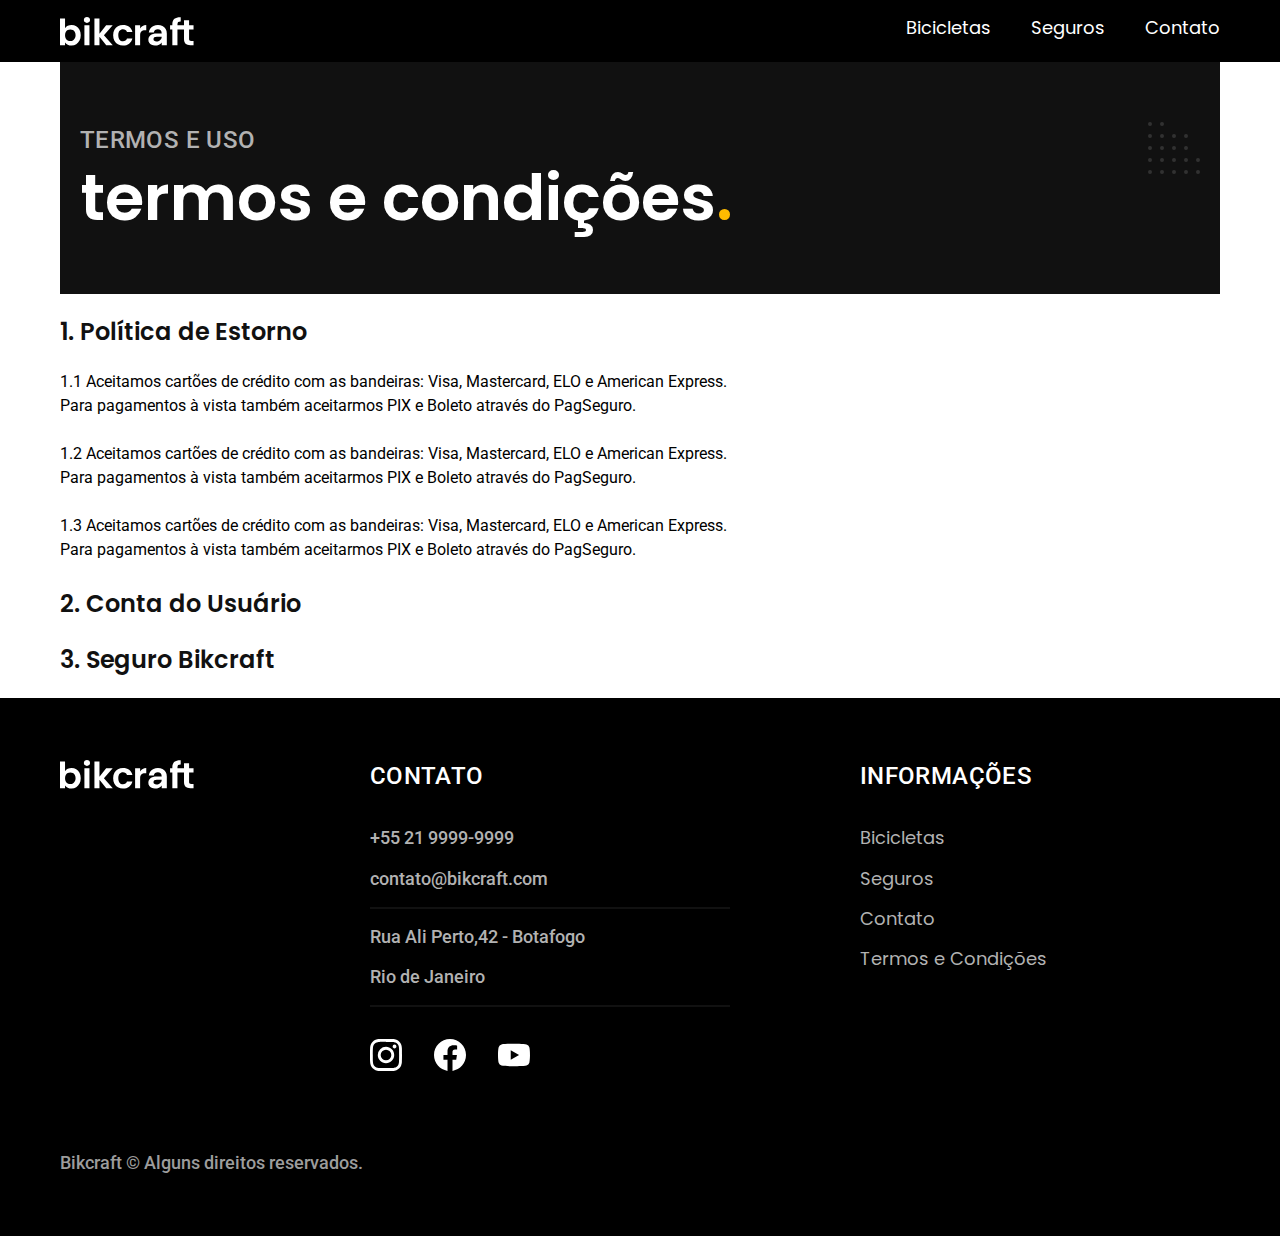
<file: termos.html>
<!DOCTYPE html>
<html lang="bt-br">

<head>
  <meta charset="UTF-8">
  <meta name="viewport" content="width=device-width, initial-scale=1.0">
  <title>Termos e condições-Bikcraft</title>
  <meta name="decription" content="Termos e condições da bikcraft">
  <link rel="stylesheet" href="./css/style.css">
  <link rel="stylesheet" href="reset.css">

  <link rel="preconnect" href="https://fonts.googleapis.com">
  <link rel="preconnect" href="https://fonts.gstatic.com" crossorigin>
  <link
    href="https://fonts.googleapis.com/css2?family=Merriweather:ital,wght@1,900&family=Poppins:wght@400;600&family=Roboto:wght@400;500&display=swap"
    rel="stylesheet">
</head>

<body>
  <header class="header-bg">
    <div class="conteiner header">
      <a href="./">
        <img src="./img/bikcraft.svg" alt="">
      </a>
      <nav aria-label="Primaria">
        <ul class="header-menu font-1-m">
          <li><a href="bicicletas.html">Bicicletas</a></li>
          <li><a href="seguros.html">Seguros</a></li>
          <li><a href="contato.html">Contato</a></li>
        </ul>
      </nav>
    </div>
  </header>
  <main>
    <div class="titulo-bg">
      <div class="titulo conteiner">
        <p class="font-2-l-b cor-5">termos e uso</p>
        <h1 class="font-1-xxl cor-0">termos e condições<span class="ponto">.</span></h1>
      </div>
    </div>
    <div class="termos font-2-s cor10 conteiner">
      <h2 class="font-1-l cor-11"> 1. Política de Estorno </h2>
      <p>1.1 Aceitamos cartões de crédito com as bandeiras: Visa, Mastercard, ELO e American Express. Para pagamentos à
        vista também aceitarmos PIX e Boleto através do PagSeguro. <br><br>

        1.2 Aceitamos cartões de crédito com as bandeiras: Visa, Mastercard, ELO e American Express. Para pagamentos à
        vista também aceitarmos PIX e Boleto através do PagSeguro. <br><br>

        1.3 Aceitamos cartões de crédito com as bandeiras: Visa, Mastercard, ELO e American Express. Para pagamentos à
        vista também aceitarmos PIX e Boleto através do PagSeguro.</p>
      <h2 class="font-1-l cor-11"> 2. Conta do Usuário</h2>
      <p>2.1 Aceitamos cartões de crédito com as bandeiras: Visa, Mastercard, ELO e American Express. Para pagamentos à
        vista também aceitarmos PIX e Boleto através do PagSeguro.<br><br>

        2.2 Aceitamos cartões de crédito com as bandeiras: Visa, Mastercard, ELO e American Express. Para pagamentos à
        vista também aceitarmos PIX e Boleto através do PagSeguro.<br><br>

        2.3 Aceitamos cartões de crédito com as bandeiras: Visa, Mastercard, ELO e American Express. Para pagamentos à
        vista também aceitarmos PIX e Boleto através do PagSeguro.</p>
      <h2 class="font-1-l cor-11"> 3. Seguro Bikcraft</h2>
      <p>3.1 Aceitamos cartões de crédito com as bandeiras: Visa, Mastercard, ELO e American Express. Para pagamentos à
        vista também aceitarmos PIX e Boleto através do PagSeguro.<br><br>

        3.2 Aceitamos cartões de crédito com as bandeiras: Visa, Mastercard, ELO e American Express. Para pagamentos à
        vista também aceitarmos PIX e Boleto através do PagSeguro.<br><br>

        3.3 Aceitamos cartões de crédito com as bandeiras: Visa, Mastercard, ELO e American Express. Para pagamentos à
        vista também aceitarmos PIX e Boleto através do PagSeguro.</p>
    </div>
  </main>
  <footer class="footer-bg">
    <div class="footer conteiner">
      <img src="./img/bikcraft.svg" alt="bikcraft">
      <div class="footer-contato">
        <h3 class="font-2-l-b cor-0">Contato</h3>
        <ul class="cor-5 font-2-m">
          <li><a href="tel:+552199999999">+55 21 9999-9999</a></li>
          <li><a href="mailto:contato@bikcraft.com">contato@bikcraft.com</a></li>
          <li>Rua Ali Perto,42 - Botafogo</li>
          <li>Rio de Janeiro</li>
        </ul>

        <div class="footer-redes">
          <a href="./">
            <img src="./img/redes/instagram.svg" alt="Instagram">
          </a>
          <a href="./">
            <img src="./img/redes/facebook.svg" alt="facebook">
          </a>
          <a href="./">
            <img src="./img/redes/youtube.svg" alt="youtube">
          </a>
        </div>
      </div>
      <div class="footer-informacoes">
        <h3 class="font-2-l-b cor-0">Informações</h3>
        <nav>
          <ul class="font-1-m cor-5">
            <li><a href="./bicicletas.html">Bicicletas</a></li>
            <li><a href="./seguros.html">Seguros</a></li>
            <li><a href="./contato.html">Contato</a></li>
            <li><a href="./termos.html">Termos e Condições</a></li>
          </ul>
        </nav>
      </div>
      <p class="footer-copy font-2-m cor-6">Bikcraft © Alguns direitos reservados.</p>
    </div>

  </footer>
  <script src="./js/script.js"></script>
</body>

</html>
</file>
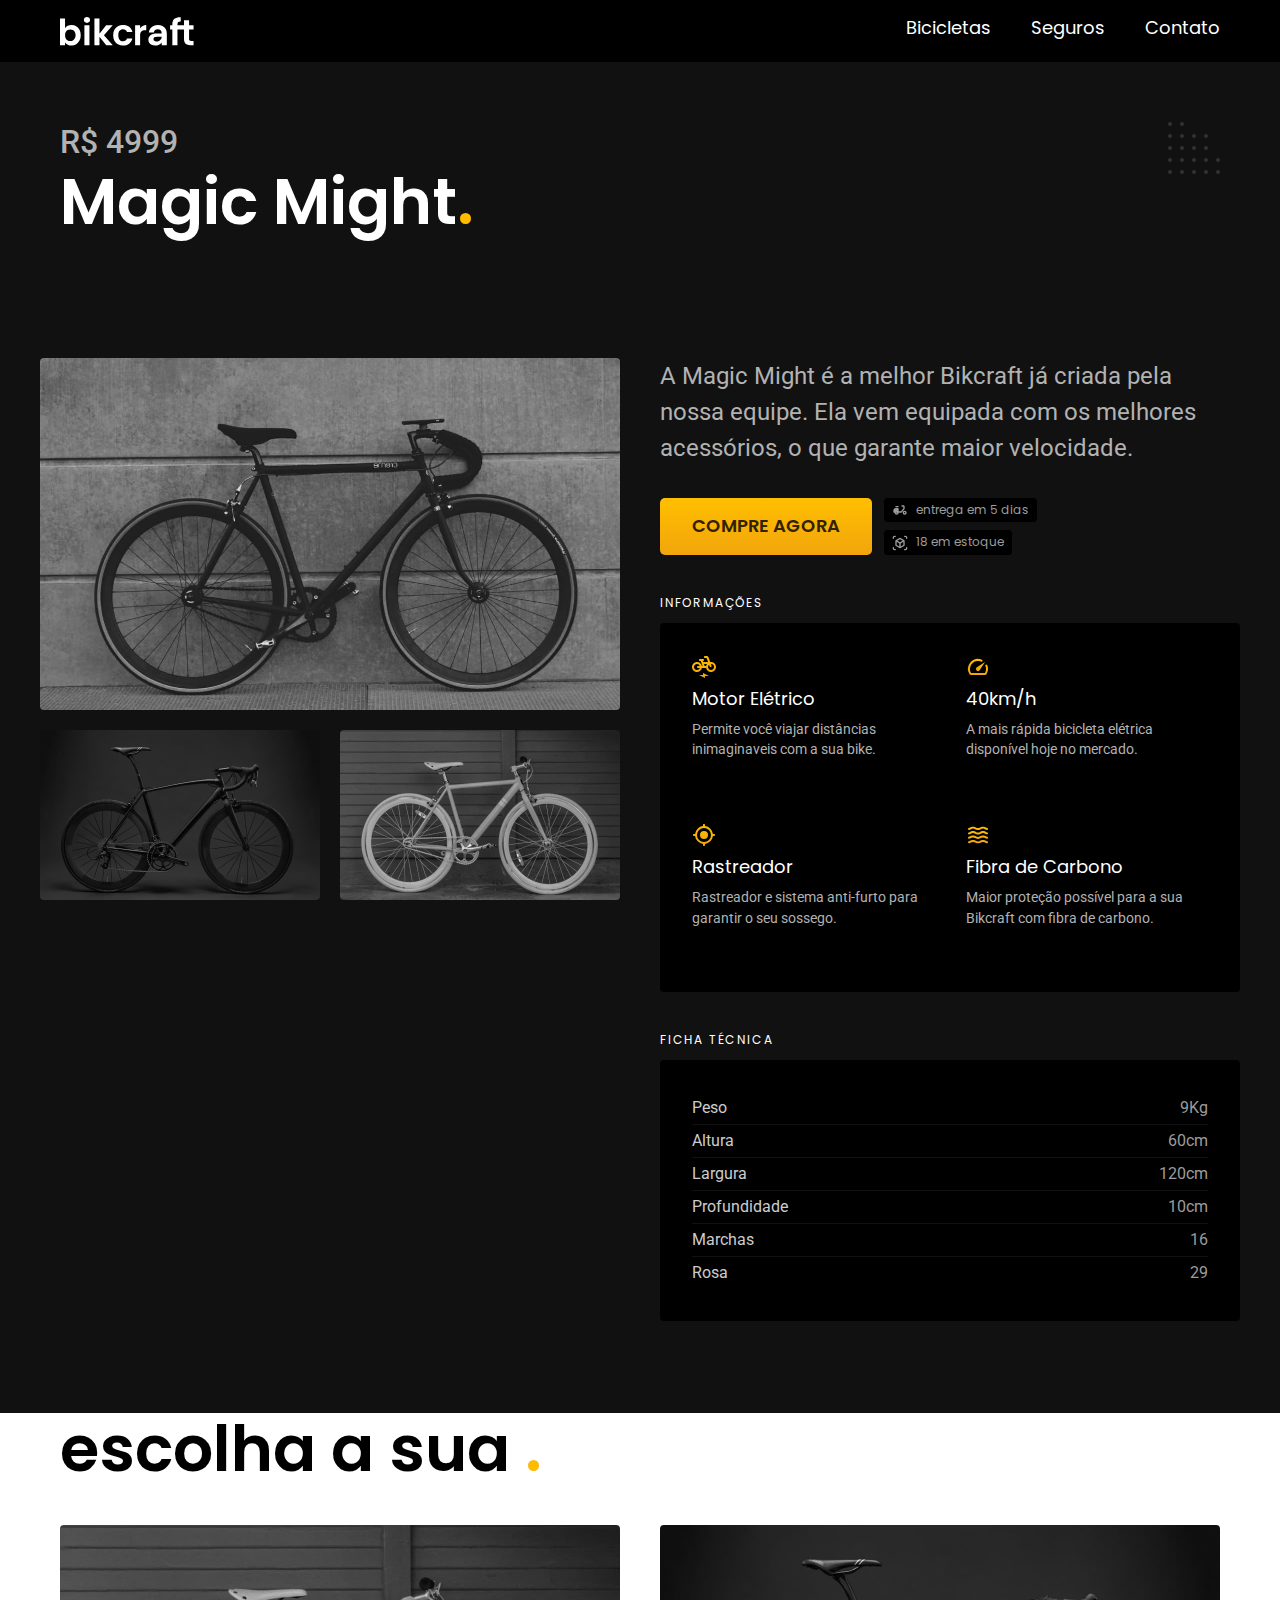
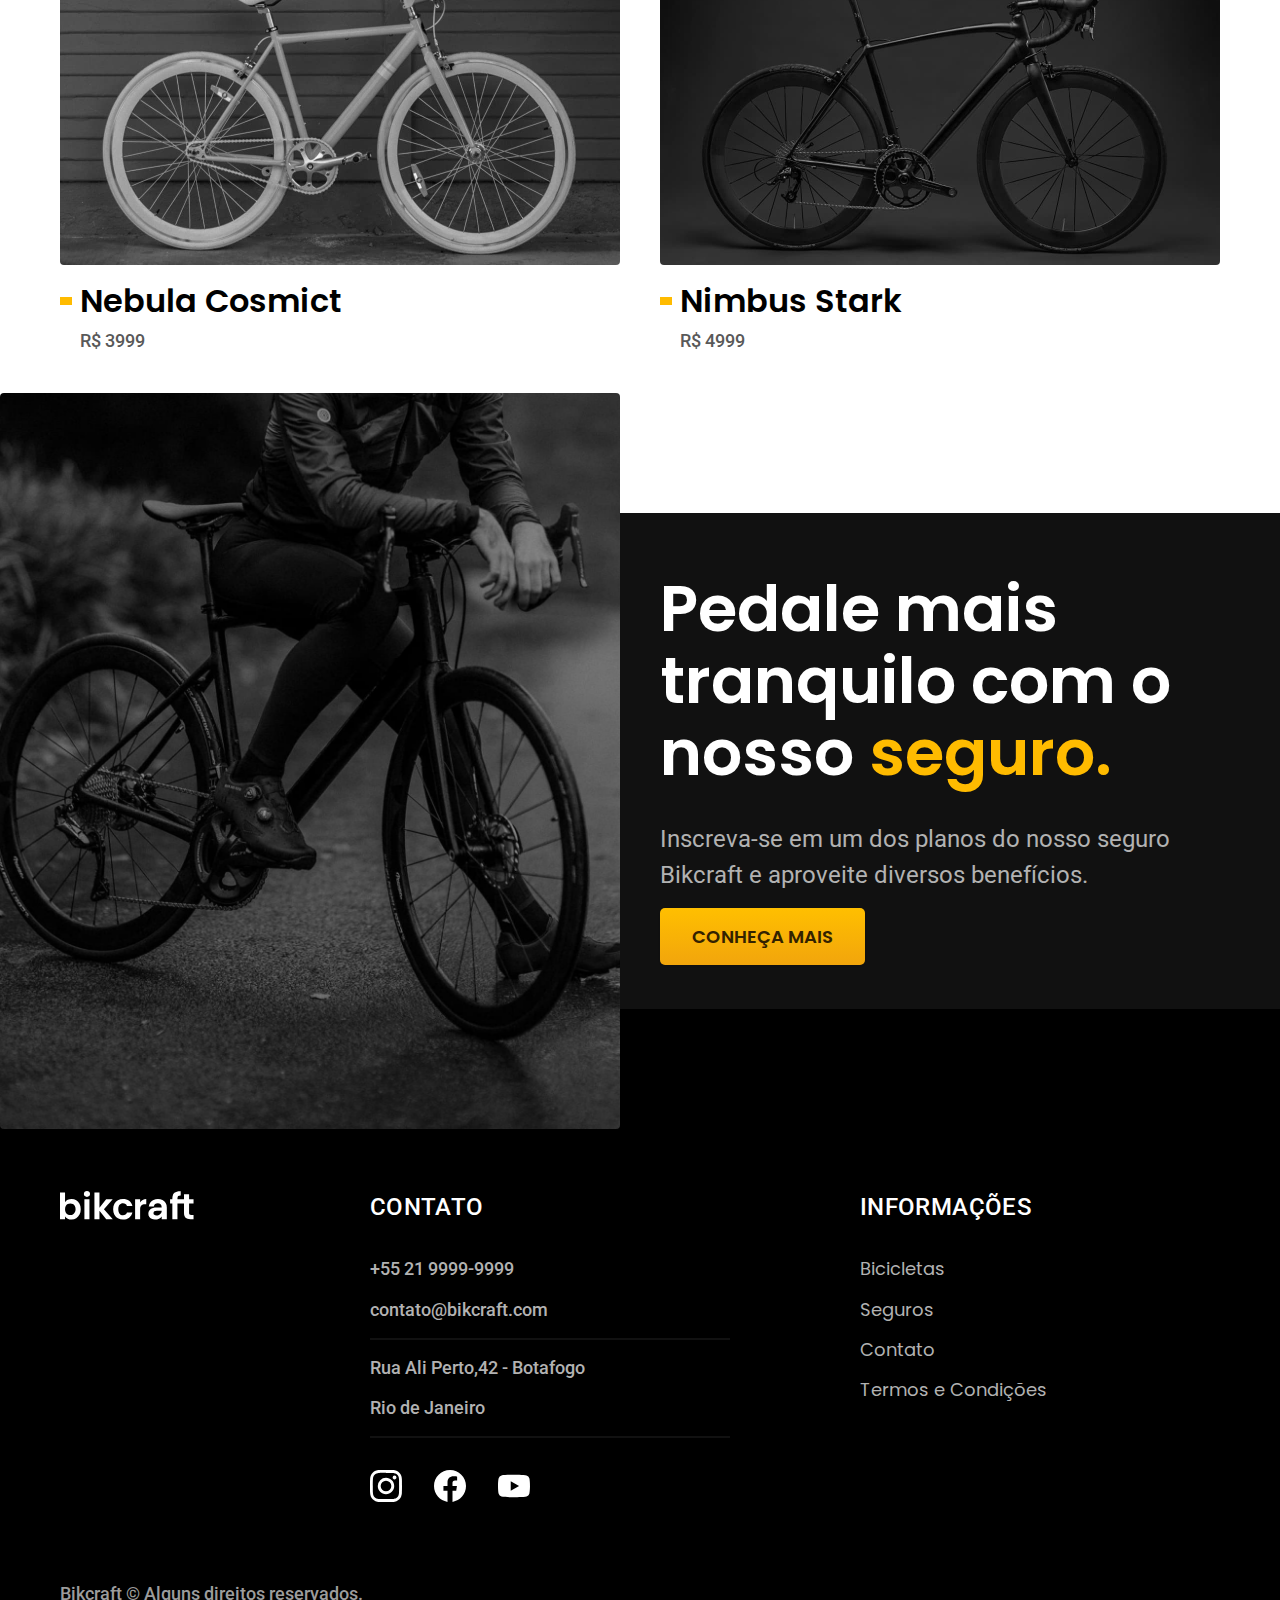
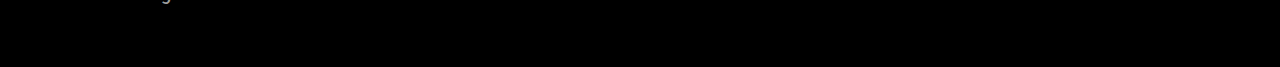
<file: bicicletas/magic.html>
<!DOCTYPE html>
<html lang="br-pt">

<head>
  <meta charset="UTF-8">
  <meta name="viewport" content="width=device-width, initial-scale=1.0">
  <title>Bikcraft Magic</title>
  <meta name="decription" content="Bicicletas Magics">
  <link rel="stylesheet" href="../css/style.css">
  <link rel="stylesheet" href="../reset.css">

  <link rel="preconnect" href="https://fonts.googleapis.com">
  <link rel="preconnect" href="https://fonts.gstatic.com" crossorigin>
  <link
    href="https://fonts.googleapis.com/css2?family=Merriweather:ital,wght@1,900&family=Poppins:wght@400;600&family=Roboto:wght@400;500&display=swap"
    rel="stylesheet">
</head>

<body id="nimbus">
  <header class="header-bg">
    <div class="conteiner header">
      <a href="./">
        <img src="../img/bikcraft.svg" alt="">
      </a>
      <nav aria-label="Primaria">
        <ul class="header-menu font-1-m">
          <li><a href="bicicletas.html">Bicicletas</a></li>
          <li><a href="seguros.html">Seguros</a></li>
          <li><a href="contato.html">Contato</a></li>
        </ul>
      </nav>
    </div>
  </header>
  <main>
    <div class="titulo-bg">
      <div class="titulo conteiner">
        <p class="font-2-xl cor-5">R$ 4999</p>
        <h1 class="font-1-xxl cor-0">Magic Might<span class="ponto">.</span></h1>
      </div>
    </div>
    <div class="bicicleta-bg">
      <div class="bicicleta  conteiner">
        <div class="bicicleta-img">
          <img src="../img/bicicletas/magic.jpg" alt="Bicicleta Magic">
          <img src="../img/bicicletas/nimbus.jpg" alt="Bicicleta Nimbus">
          <img src="../img/bicicletas/nebula.jpg" alt="Bicicleta Nebula">
        </div>
        <div class="bicicleta-conteudo">
          <p class="font-2-l cor-5">A Magic Might é a melhor Bikcraft já criada pela nossa equipe. Ela vem equipada com
            os melhores acessórios, o que garante maior velocidade.</p>
          <div class="bicicleta-comprar">
            <a href="../orcamento.html" class="botao">Compre agora</a>
            <span class="font-1-xs cor-6"> <img src="../img/icones/entrega.svg" alt=""> entrega em 5 dias </span>
            <span class="font-1-xs cor-6"> <img src="../img/icones/estoque.svg" alt=""> 18 em estoque </span>
          </div>

          <h2 class="font-1-xs cor-0">Informações</h2>
          <ul class="bicicleta-informacoes">
            <li>
              <img src="../img/icones/eletrica.svg" alt="">
              <h3 class="font-1-m cor-0">Motor Elétrico</h3>
              <p class="font-2-xs cor-5">Permite você viajar distâncias inimaginaveis com a sua bike.</p>
            </li>
            <li>
              <img src="../img/icones/velocidade.svg" alt="">
              <h3 class="font-1-m cor-0">40km/h</h3>
              <p class="font-2-xs cor-5">A mais rápida bicicleta elétrica disponível hoje no mercado.</p>
            </li>
            <li>
              <img src="../img/icones/rastreador.svg" alt="">
              <h3 class="font-1-m cor-0">Rastreador</h3>
              <p class="font-2-xs cor-5">Rastreador e sistema anti-furto para garantir o seu sossego.</p>
            </li>
            <li>
              <img src="../img/icones/carbono.svg" alt="">
              <h3 class="font-1-m cor-0">Fibra de Carbono</h3>
              <p class="font-2-xs cor-5">Maior proteção possível para a sua Bikcraft com fibra de carbono.</p>
            </li>
          </ul>
          <h2 class="font-1-xs cor-0">Ficha técnica</h2>
          <ul class="bicicleta-ficha font-2-s cor-4">
            <li> Peso <span> 9Kg </span></li>
            <li> Altura <span> 60cm </span></li>
            <li> Largura <span> 120cm </span></li>
            <li> Profundidade <span> 10cm </span></li>
            <li> Marchas <span> 16 </span></li>
            <li> Rosa <span> 29 </span></li>
          </ul>
        </div>
      </div>
    </div>

  </main>
  <article class="bicicletas-lista conteiner">
    <div>
      <h2 class="font-1-xxl cor-c11 ">escolha a sua <span class="ponto">.</span></h2>

      <ul>
        <li>
          <a href="../bicicletas/nebula.html">
            <img src="../img/bicicletas/nebula.jpg" alt="Bicicleta Nebula ">
            <h3 class="font-1-xl">Nebula Cosmict</h3>
            <p class="font-2-m cor-8">R$ 3999</p>
          </a>
        </li>
        <li>
          <a href="../bicicletas/nimbus.html">
            <img src="../img/bicicletas/nimbus.jpg" alt="Bicicleta Nimbus ">
            <h3 class="font-1-xl">Nimbus Stark</h3>
            <p class="font-2-m cor-8">R$ 4999</p>
          </a>
        </li>
      </ul>
    </div>
  </article>
  <article class="bicicleta-seguro-bg">
    <div class="bicicleta-seguro container">
      <div class="bicicleta-seguro-img">
        <img src="../img/fotos/seguros.jpg" alt="Pessoa em uma bicicleta">
      </div>

      <div class="bicicleta-seguro-conteudo">
        <h2 class="font-1-xxl cor-0">Pedale mais tranquilo com o nosso <span class="ponto">seguro. </span></h2>
        <p class="font-2-l cor-5">Inscreva-se em um dos planos do nosso seguro Bikcraft e aproveite diversos benefícios.
        </p>
        <a href="../seguros.html" class="botao">conheça mais</a>
      </div>
    </div>
  </article>
  <footer class="footer-bg">
    <div class="footer conteiner">
      <img src="../img/bikcraft.svg" alt="bikcraft">
      <div class="footer-contato">
        <h3 class="font-2-l-b cor-0">Contato</h3>
        <ul class="cor-5 font-2-m">
          <li><a href="tel:+552199999999">+55 21 9999-9999</a></li>
          <li><a href="mailto:contato@bikcraft.com">contato@bikcraft.com</a></li>
          <li>Rua Ali Perto,42 - Botafogo</li>
          <li>Rio de Janeiro</li>
        </ul>

        <div class="footer-redes">
          <a href="./">
            <img src="../img/redes/instagram.svg" alt="Instagram">
          </a>
          <a href="./">
            <img src="../img/redes/facebook.svg" alt="facebook">
          </a>
          <a href="./">
            <img src="../img/redes/youtube.svg" alt="youtube">
          </a>
        </div>
      </div>
      <div class="footer-informacoes">
        <h3 class="font-2-l-b cor-0">Informações</h3>
        <nav>
          <ul class="font-1-m cor-5">
            <li><a href="./bicicletas.html">Bicicletas</a></li>
            <li><a href="./seguros.html">Seguros</a></li>
            <li><a href="./contato.html">Contato</a></li>
            <li><a href="./termos.html">Termos e Condições</a></li>
          </ul>
        </nav>
      </div>
      <p class="footer-copy font-2-m cor-6">Bikcraft © Alguns direitos reservados.</p>
    </div>
  </footer>
  <script src="../js/script.js"></script>
</body>

</html>
</file>
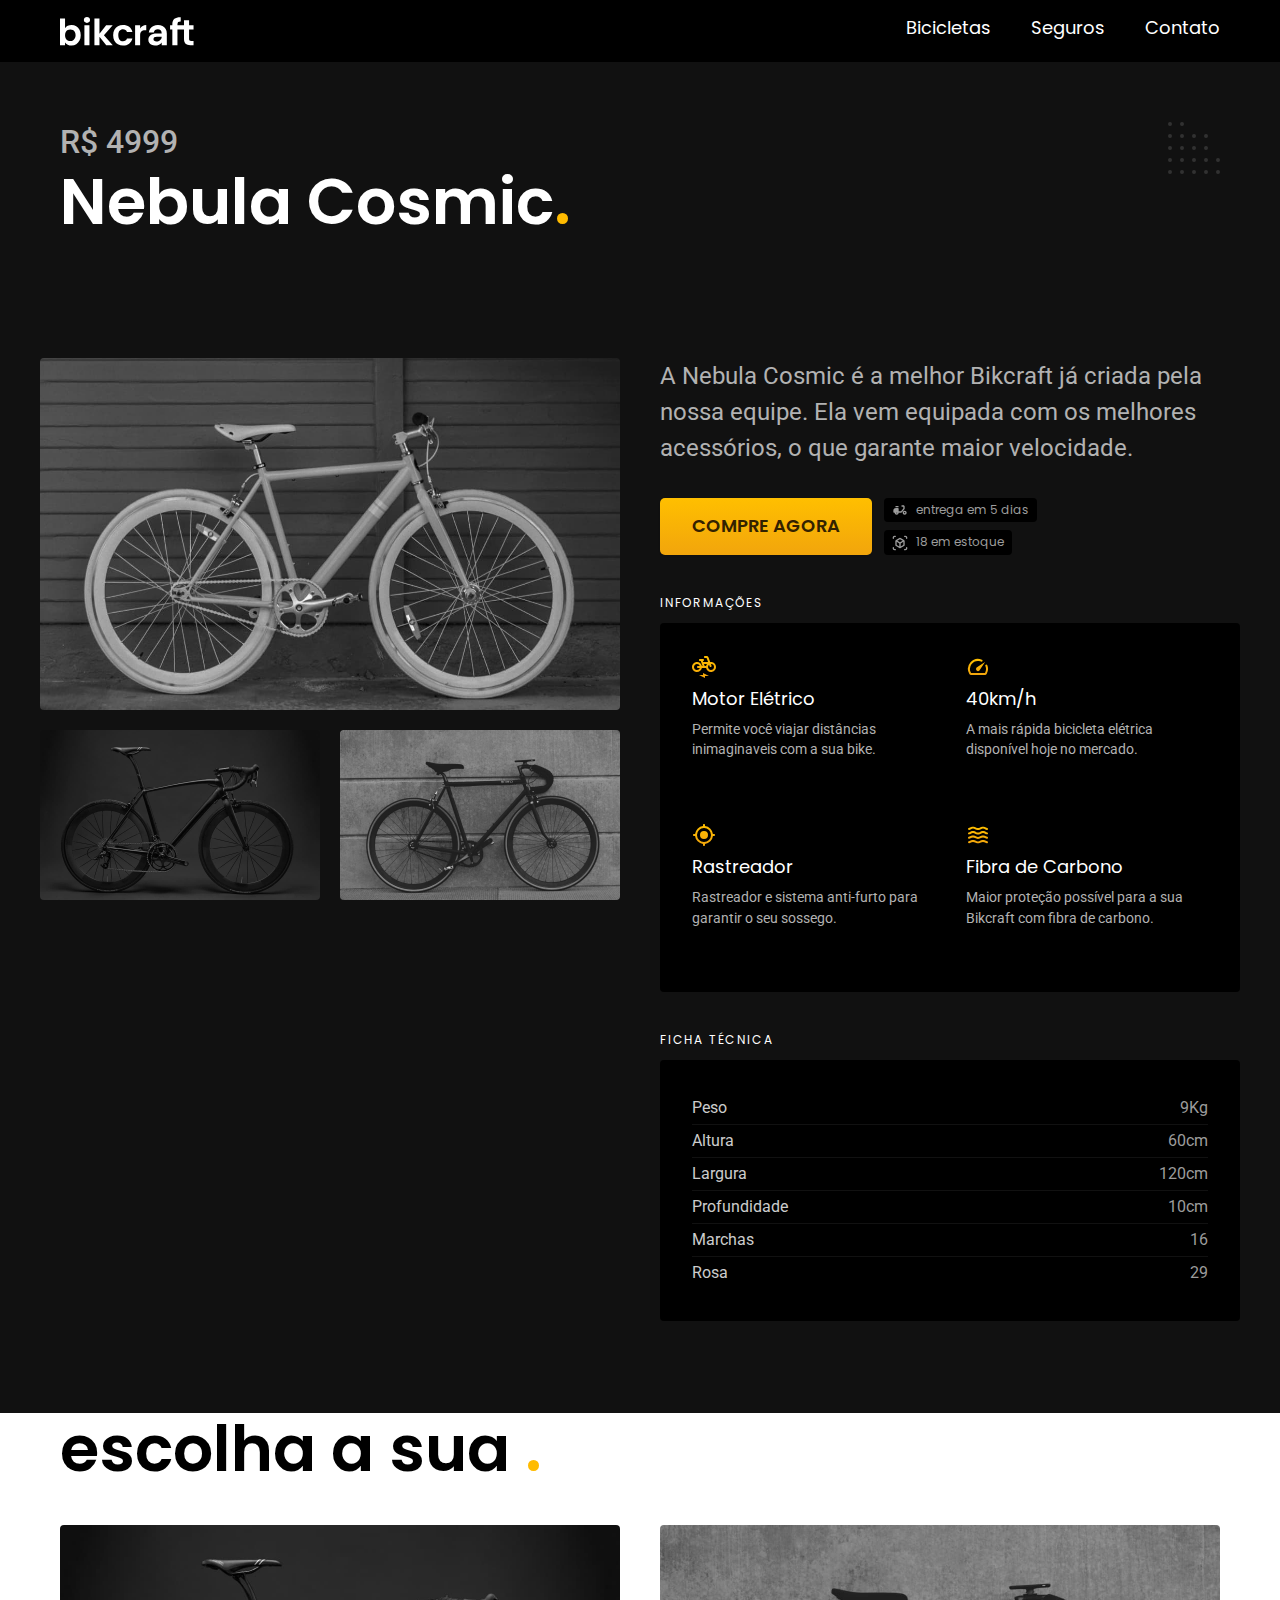
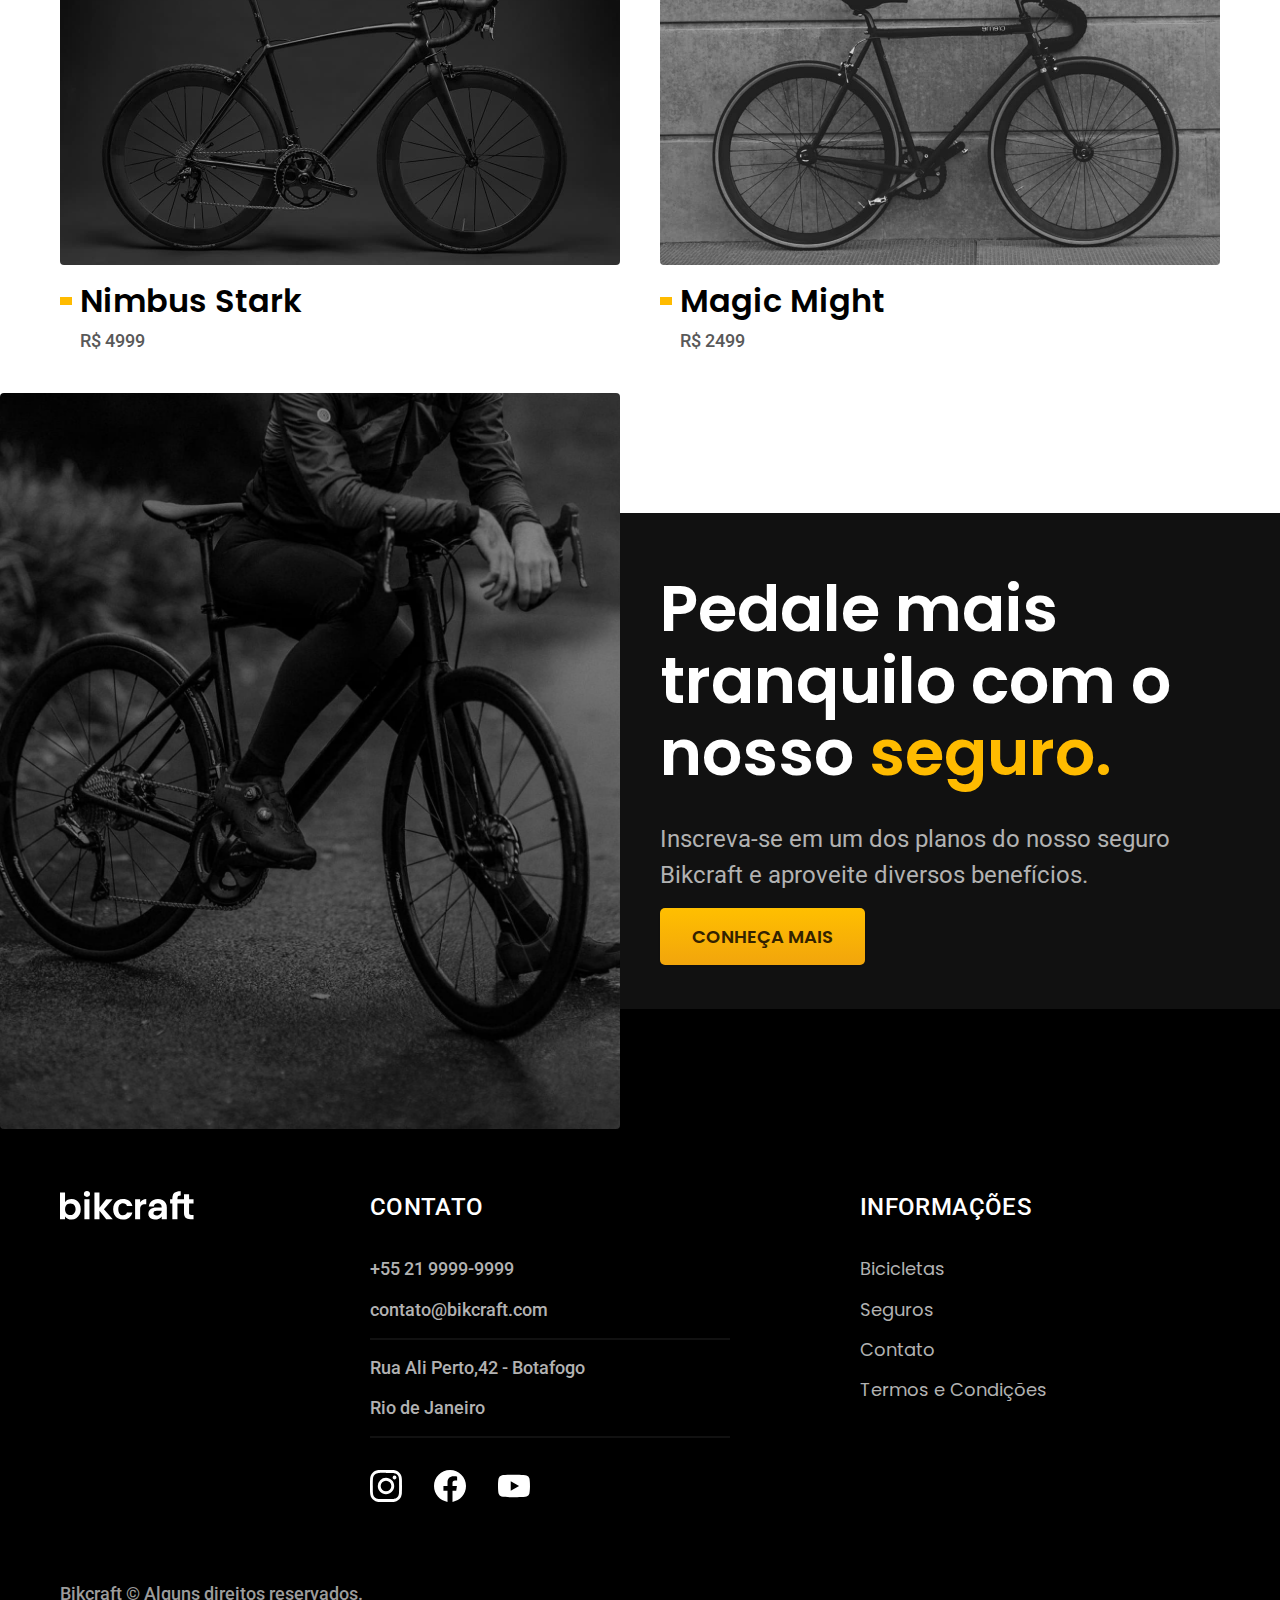
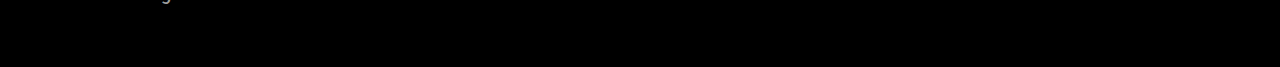
<file: bicicletas/nebula.html>
<!DOCTYPE html>
<html lang="br-pt">

<head>
  <meta charset="UTF-8">
  <meta name="viewport" content="width=device-width, initial-scale=1.0">
  <title>Bikcraft Nebula</title>
  <meta name="decription" content="Bicicletas nebula">
  <link rel="stylesheet" href="../css/style.css">
  <link rel="stylesheet" href="../reset.css">

  <link rel="preconnect" href="https://fonts.googleapis.com">
  <link rel="preconnect" href="https://fonts.gstatic.com" crossorigin>
  <link
    href="https://fonts.googleapis.com/css2?family=Merriweather:ital,wght@1,900&family=Poppins:wght@400;600&family=Roboto:wght@400;500&display=swap"
    rel="stylesheet">
</head>

<body id="nimbus">
  <header class="header-bg">
    <div class="conteiner header">
      <a href="./">
        <img src="../img/bikcraft.svg" alt="">
      </a>
      <nav aria-label="Primaria">
        <ul class="header-menu font-1-m">
          <li><a href="bicicletas.html">Bicicletas</a></li>
          <li><a href="seguros.html">Seguros</a></li>
          <li><a href="contato.html">Contato</a></li>
        </ul>
      </nav>
    </div>
  </header>
  <main>
    <div class="titulo-bg">
      <div class="titulo conteiner">
        <p class="font-2-xl cor-5">R$ 4999</p>
        <h1 class="font-1-xxl cor-0">Nebula Cosmic<span class="ponto">.</span></h1>
      </div>
    </div>
    <div class="bicicleta-bg">
      <div class="bicicleta  conteiner">
        <div class="bicicleta-img">
          <img src="../img/bicicletas/nebula.jpg" alt="Bicicleta Nebula">
          <img src="../img/bicicletas/nimbus.jpg" alt="Bicicleta Nimbus">
          <img src="../img/bicicletas/magic.jpg" alt="Bicicleta Magic">
        </div>
        <div class="bicicleta-conteudo">
          <p class="font-2-l cor-5">A Nebula Cosmic é a melhor Bikcraft já criada pela nossa equipe. Ela vem equipada
            com os melhores acessórios, o que garante maior velocidade.</p>
          <div class="bicicleta-comprar">
            <a href="../orcamento.html" class="botao">Compre agora</a>
            <span class="font-1-xs cor-6"> <img src="../img/icones/entrega.svg" alt=""> entrega em 5 dias </span>
            <span class="font-1-xs cor-6"> <img src="../img/icones/estoque.svg" alt=""> 18 em estoque </span>
          </div>

          <h2 class="font-1-xs cor-0">Informações</h2>
          <ul class="bicicleta-informacoes">
            <li>
              <img src="../img/icones/eletrica.svg" alt="">
              <h3 class="font-1-m cor-0">Motor Elétrico</h3>
              <p class="font-2-xs cor-5">Permite você viajar distâncias inimaginaveis com a sua bike.</p>
            </li>
            <li>
              <img src="../img/icones/velocidade.svg" alt="">
              <h3 class="font-1-m cor-0">40km/h</h3>
              <p class="font-2-xs cor-5">A mais rápida bicicleta elétrica disponível hoje no mercado.</p>
            </li>
            <li>
              <img src="../img/icones/rastreador.svg" alt="">
              <h3 class="font-1-m cor-0">Rastreador</h3>
              <p class="font-2-xs cor-5">Rastreador e sistema anti-furto para garantir o seu sossego.</p>
            </li>
            <li>
              <img src="../img/icones/carbono.svg" alt="">
              <h3 class="font-1-m cor-0">Fibra de Carbono</h3>
              <p class="font-2-xs cor-5">Maior proteção possível para a sua Bikcraft com fibra de carbono.</p>
            </li>
          </ul>
          <h2 class="font-1-xs cor-0">Ficha técnica</h2>
          <ul class="bicicleta-ficha font-2-s cor-4">
            <li> Peso <span> 9Kg </span></li>
            <li> Altura <span> 60cm </span></li>
            <li> Largura <span> 120cm </span></li>
            <li> Profundidade <span> 10cm </span></li>
            <li> Marchas <span> 16 </span></li>
            <li> Rosa <span> 29 </span></li>
          </ul>
        </div>
      </div>
    </div>

  </main>
  <article class="bicicletas-lista conteiner">
    <div>
      <h2 class="font-1-xxl cor-c11 ">escolha a sua <span class="ponto">.</span></h2>
      <ul>
        <li>
          <a href="../bicicletas/nimbus.html">
            <img src="../img/bicicletas/nimbus.jpg" alt="Bicicleta Nimbus ">
            <h3 class="font-1-xl">Nimbus Stark</h3>
            <p class="font-2-m cor-8">R$ 4999</p>
          </a>
        </li>
        <li>
          <a href="../bicicletas/magic.html">
            <img src="../img/bicicletas/magic.jpg" alt="Bicicleta Magic ">
            <h3 class="font-1-xl">Magic Might</h3>
            <p class="font-2-m cor-8">R$ 2499</p>
          </a>
        </li>
      </ul>
    </div>
  </article>
  <article class="bicicleta-seguro-bg">
    <div class="bicicleta-seguro container">
      <div class="bicicleta-seguro-img">
        <img src="../img/fotos/seguros.jpg" alt="Pessoa em uma bicicleta">
      </div>

      <div class="bicicleta-seguro-conteudo">
        <h2 class="font-1-xxl cor-0">Pedale mais tranquilo com o nosso <span class="ponto">seguro. </span></h2>
        <p class="font-2-l cor-5">Inscreva-se em um dos planos do nosso seguro Bikcraft e aproveite diversos benefícios.
        </p>
        <a href="../seguros.html" class="botao">conheça mais</a>
      </div>
    </div>
  </article>
  <footer class="footer-bg">
    <div class="footer conteiner">
      <img src="../img/bikcraft.svg" alt="bikcraft">
      <div class="footer-contato">
        <h3 class="font-2-l-b cor-0">Contato</h3>
        <ul class="cor-5 font-2-m">
          <li><a href="tel:+552199999999">+55 21 9999-9999</a></li>
          <li><a href="mailto:contato@bikcraft.com">contato@bikcraft.com</a></li>
          <li>Rua Ali Perto,42 - Botafogo</li>
          <li>Rio de Janeiro</li>
        </ul>

        <div class="footer-redes">
          <a href="./">
            <img src="../img/redes/instagram.svg" alt="Instagram">
          </a>
          <a href="./">
            <img src="../img/redes/facebook.svg" alt="facebook">
          </a>
          <a href="./">
            <img src="../img/redes/youtube.svg" alt="youtube">
          </a>
        </div>
      </div>
      <div class="footer-informacoes">
        <h3 class="font-2-l-b cor-0">Informações</h3>
        <nav>
          <ul class="font-1-m cor-5">
            <li><a href="./bicicletas.html">Bicicletas</a></li>
            <li><a href="./seguros.html">Seguros</a></li>
            <li><a href="./contato.html">Contato</a></li>
            <li><a href="./termos.html">Termos e Condições</a></li>
          </ul>
        </nav>
      </div>
      <p class="footer-copy font-2-m cor-6">Bikcraft © Alguns direitos reservados.</p>
    </div>
  </footer>
  <script src="../js/script.js"></script>
</body>

</html>
</file>
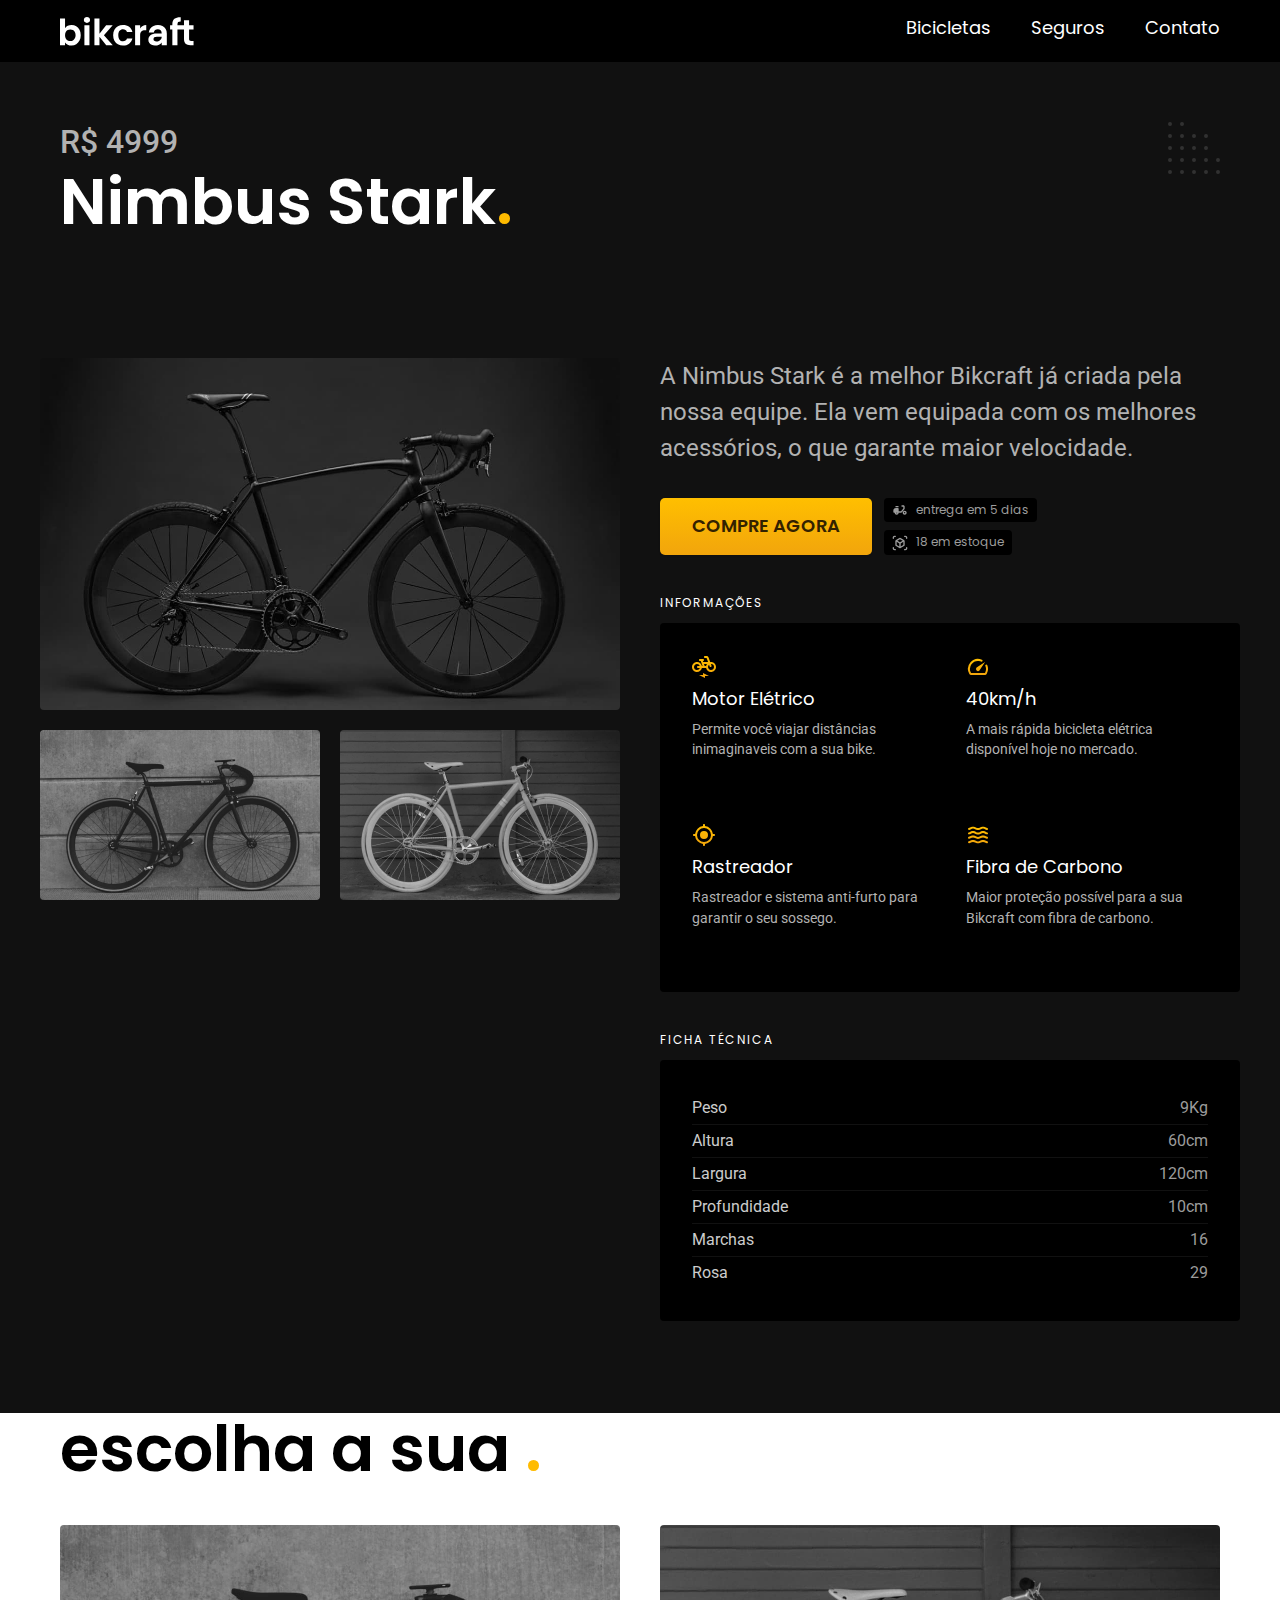
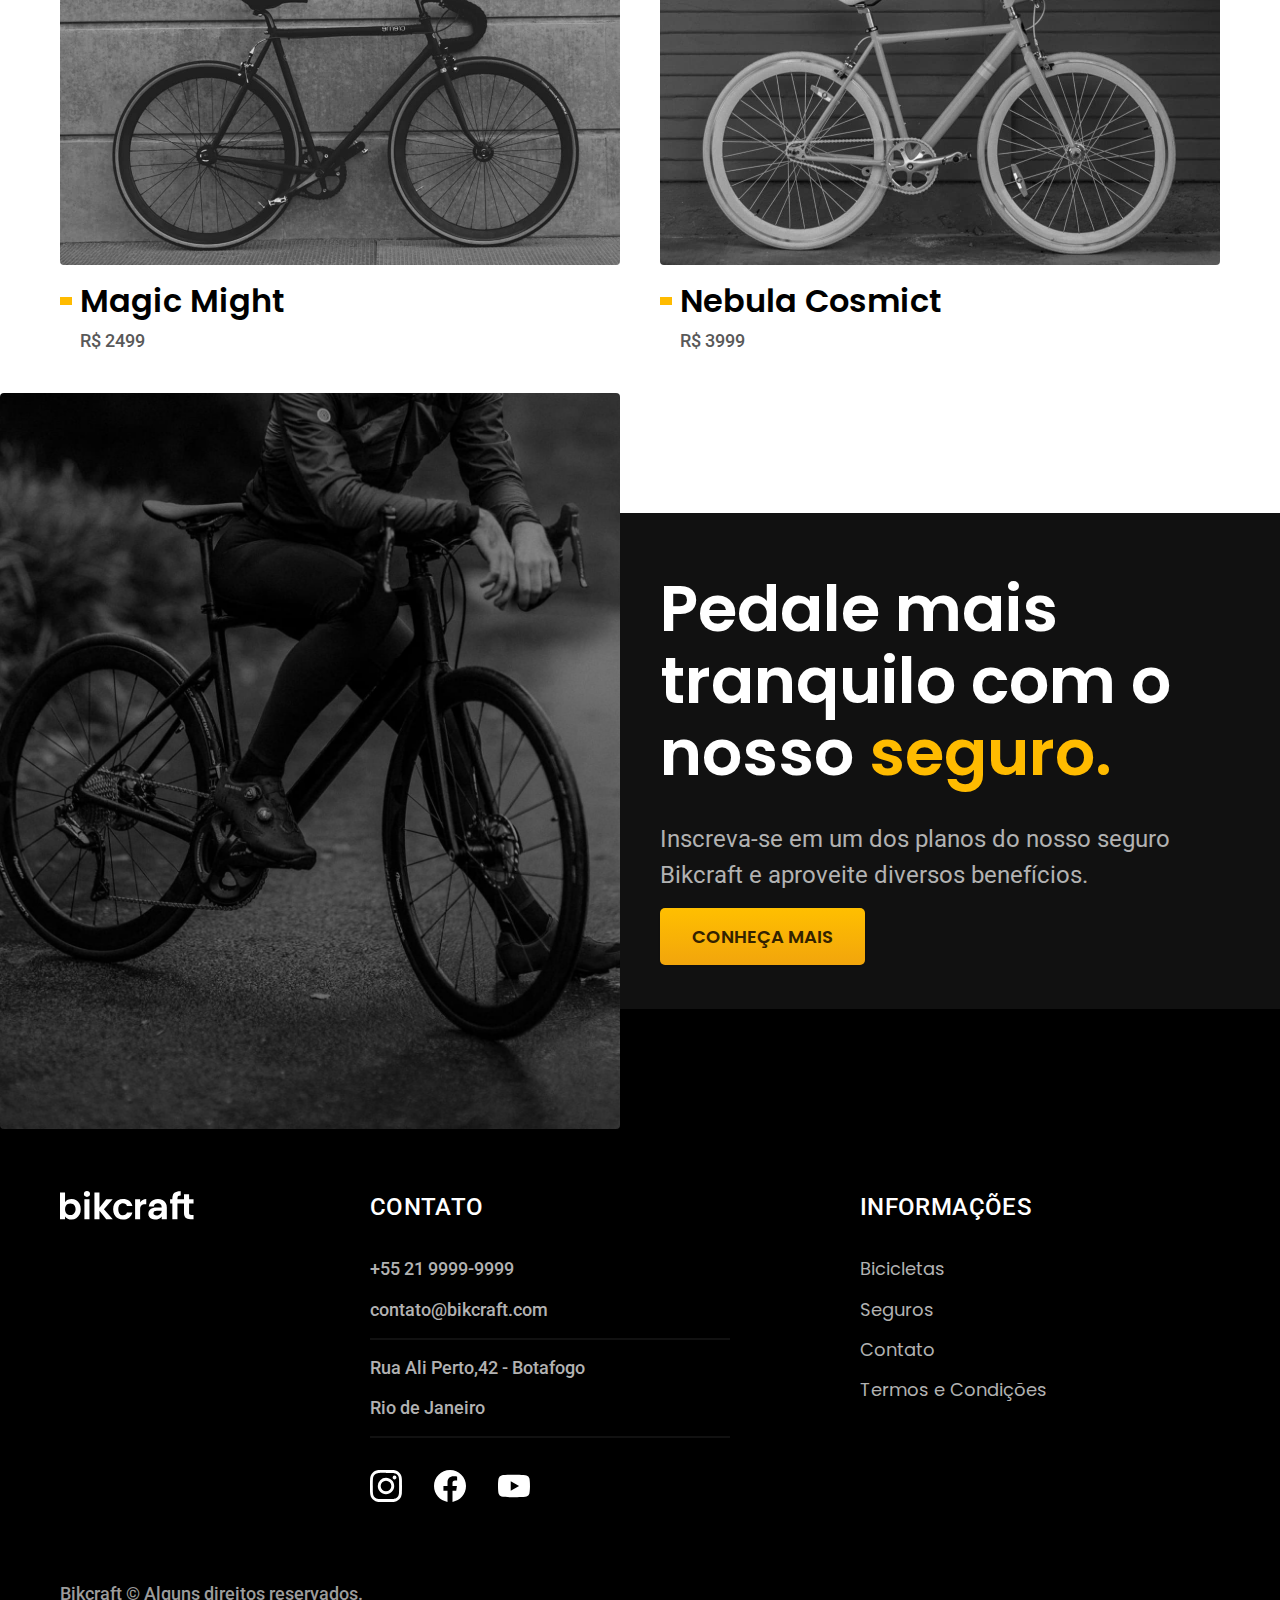
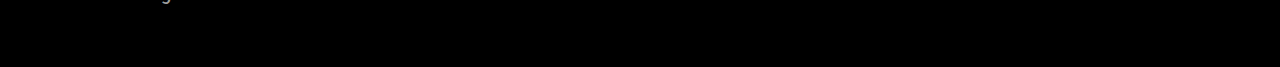
<file: bicicletas/nimbus.html>
<!DOCTYPE html>
<html lang="br-pt">

<head>
  <meta charset="UTF-8">
  <meta name="viewport" content="width=device-width, initial-scale=1.0">
  <title>Bikcraft Nimbus</title>
  <meta name="decription" content="Bicicletas Nimbus">
  <link rel="stylesheet" href="../css/style.css">
  <link rel="stylesheet" href="../reset.css">

  <link rel="preconnect" href="https://fonts.googleapis.com">
  <link rel="preconnect" href="https://fonts.gstatic.com" crossorigin>
  <link
    href="https://fonts.googleapis.com/css2?family=Merriweather:ital,wght@1,900&family=Poppins:wght@400;600&family=Roboto:wght@400;500&display=swap"
    rel="stylesheet">
</head>

<body id="nimbus">
  <header class="header-bg">
    <div class="conteiner header">
      <a href="./">
        <img src="../img/bikcraft.svg" alt="">
      </a>
      <nav aria-label="Primaria">
        <ul class="header-menu font-1-m">
          <li><a href="bicicletas.html">Bicicletas</a></li>
          <li><a href="seguros.html">Seguros</a></li>
          <li><a href="contato.html">Contato</a></li>
        </ul>
      </nav>
    </div>
  </header>
  <main>
    <div class="titulo-bg">
      <div class="titulo conteiner">
        <p class="font-2-xl cor-5">R$ 4999</p>
        <h1 class="font-1-xxl cor-0">Nimbus Stark<span class="ponto">.</span></h1>
      </div>
    </div>
    <div class="bicicleta-bg">
      <div class="bicicleta  conteiner">
        <div class="bicicleta-img">
          <img src="../img/bicicletas/nimbus.jpg" alt="Bicicleta Nimbus">
          <img src="../img/bicicletas/magic.jpg" alt="Bicicleta Magic">
          <img src="../img/bicicletas/nebula.jpg" alt="Bicicleta Nebula">
        </div>
        <div class="bicicleta-conteudo">
          <p class="font-2-l cor-5">A Nimbus Stark é a melhor Bikcraft já criada pela nossa equipe. Ela vem equipada com
            os melhores acessórios, o que garante maior velocidade.</p>
          <div class="bicicleta-comprar">
            <a href="../orcamento.html" class="botao">Compre agora</a>
            <span class="font-1-xs cor-6"> <img src="../img/icones/entrega.svg" alt=""> entrega em 5 dias </span>
            <span class="font-1-xs cor-6"> <img src="../img/icones/estoque.svg" alt=""> 18 em estoque </span>
          </div>

          <h2 class="font-1-xs cor-0">Informações</h2>
          <ul class="bicicleta-informacoes">
            <li>
              <img src="../img/icones/eletrica.svg" alt="">
              <h3 class="font-1-m cor-0">Motor Elétrico</h3>
              <p class="font-2-xs cor-5">Permite você viajar distâncias inimaginaveis com a sua bike.</p>
            </li>
            <li>
              <img src="../img/icones/velocidade.svg" alt="">
              <h3 class="font-1-m cor-0">40km/h</h3>
              <p class="font-2-xs cor-5">A mais rápida bicicleta elétrica disponível hoje no mercado.</p>
            </li>
            <li>
              <img src="../img/icones/rastreador.svg" alt="">
              <h3 class="font-1-m cor-0">Rastreador</h3>
              <p class="font-2-xs cor-5">Rastreador e sistema anti-furto para garantir o seu sossego.</p>
            </li>
            <li>
              <img src="../img/icones/carbono.svg" alt="">
              <h3 class="font-1-m cor-0">Fibra de Carbono</h3>
              <p class="font-2-xs cor-5">Maior proteção possível para a sua Bikcraft com fibra de carbono.</p>
            </li>
          </ul>
          <h2 class="font-1-xs cor-0">Ficha técnica</h2>
          <ul class="bicicleta-ficha font-2-s cor-4">
            <li> Peso <span> 9Kg </span></li>
            <li> Altura <span> 60cm </span></li>
            <li> Largura <span> 120cm </span></li>
            <li> Profundidade <span> 10cm </span></li>
            <li> Marchas <span> 16 </span></li>
            <li> Rosa <span> 29 </span></li>
          </ul>
        </div>
      </div>
    </div>

  </main>
  <article class="bicicletas-lista conteiner">
    <div>
      <h2 class="font-1-xxl cor-c11 ">escolha a sua <span class="ponto">.</span></h2>

      <ul>
        <li>
          <a href="../bicicletas/magic.html">
            <img src="../img/bicicletas/magic.jpg" alt="Bicicleta Magic ">
            <h3 class="font-1-xl">Magic Might</h3>
            <p class="font-2-m cor-8">R$ 2499</p>
          </a>
        </li>
        <li>
          <a href="../bicicletas/nebula.html">
            <img src="../img/bicicletas/nebula.jpg" alt="Bicicleta Nebula ">
            <h3 class="font-1-xl">Nebula Cosmict</h3>
            <p class="font-2-m cor-8">R$ 3999</p>
          </a>
        </li>
      </ul>
    </div>
  </article>
  <article class="bicicleta-seguro-bg">
    <div class="bicicleta-seguro container">
      <div class="bicicleta-seguro-img">
        <img src="../img/fotos/seguros.jpg" alt="Pessoa em uma bicicleta">
      </div>

      <div class="bicicleta-seguro-conteudo">
        <h2 class="font-1-xxl cor-0">Pedale mais tranquilo com o nosso <span class="ponto">seguro. </span></h2>
        <p class="font-2-l cor-5">Inscreva-se em um dos planos do nosso seguro Bikcraft e aproveite diversos benefícios.
        </p>
        <a href="../seguros.html" class="botao">conheça mais</a>
      </div>
    </div>
  </article>
  <footer class="footer-bg">
    <div class="footer conteiner">
      <img src="../img/bikcraft.svg" alt="bikcraft">
      <div class="footer-contato">
        <h3 class="font-2-l-b cor-0">Contato</h3>
        <ul class="cor-5 font-2-m">
          <li><a href="tel:+552199999999">+55 21 9999-9999</a></li>
          <li><a href="mailto:contato@bikcraft.com">contato@bikcraft.com</a></li>
          <li>Rua Ali Perto,42 - Botafogo</li>
          <li>Rio de Janeiro</li>
        </ul>

        <div class="footer-redes">
          <a href="./">
            <img src="../img/redes/instagram.svg" alt="Instagram">
          </a>
          <a href="./">
            <img src="../img/redes/facebook.svg" alt="facebook">
          </a>
          <a href="./">
            <img src="../img/redes/youtube.svg" alt="youtube">
          </a>
        </div>
      </div>
      <div class="footer-informacoes">
        <h3 class="font-2-l-b cor-0">Informações</h3>
        <nav>
          <ul class="font-1-m cor-5">
            <li><a href="./bicicletas.html">Bicicletas</a></li>
            <li><a href="./seguros.html">Seguros</a></li>
            <li><a href="./contato.html">Contato</a></li>
            <li><a href="./termos.html">Termos e Condições</a></li>
          </ul>
        </nav>
      </div>
      <p class="footer-copy font-2-m cor-6">Bikcraft © Alguns direitos reservados.</p>
    </div>
  </footer>
  <script src="../js/script.js"></script>
</body>

</html>
</file>
<file: css/style.css>
@import "./global/global.css";
@import "./utilidades/tipografia.css";
@import "./utilidades/cores.css";
@import "./global/header.css";
@import "./global/footer.css";

/* home  */
@import "./home/introducao.css";
@import "./home/bicicletas-lista.css";
@import "./home/parceiros.css";
@import "./home/depoimento.css";
@import "./home/tecnologia.css";

/* termos */
@import "./termos/termo.css";
/* utilidades */
@import "./utilidades/componentes.css";
@import "./utilidades/formulario.css";
/* seguros */
@import "./seguros/seguros.css";
@import "./seguros/perguntas.css";
@import "./seguros/vantagens.css";
/* bicicletas */
@import "./bicicletas/bicicletas.css";
@import "./bicicletas/bicicleta.css";
@import "./bicicletas/seguro.css";
/* contato */
@import "./contato/contato.css";
@import "./contato/lojas.css";
/* orçamento */
@import "./orcamento/orcamento.css";
</file>
